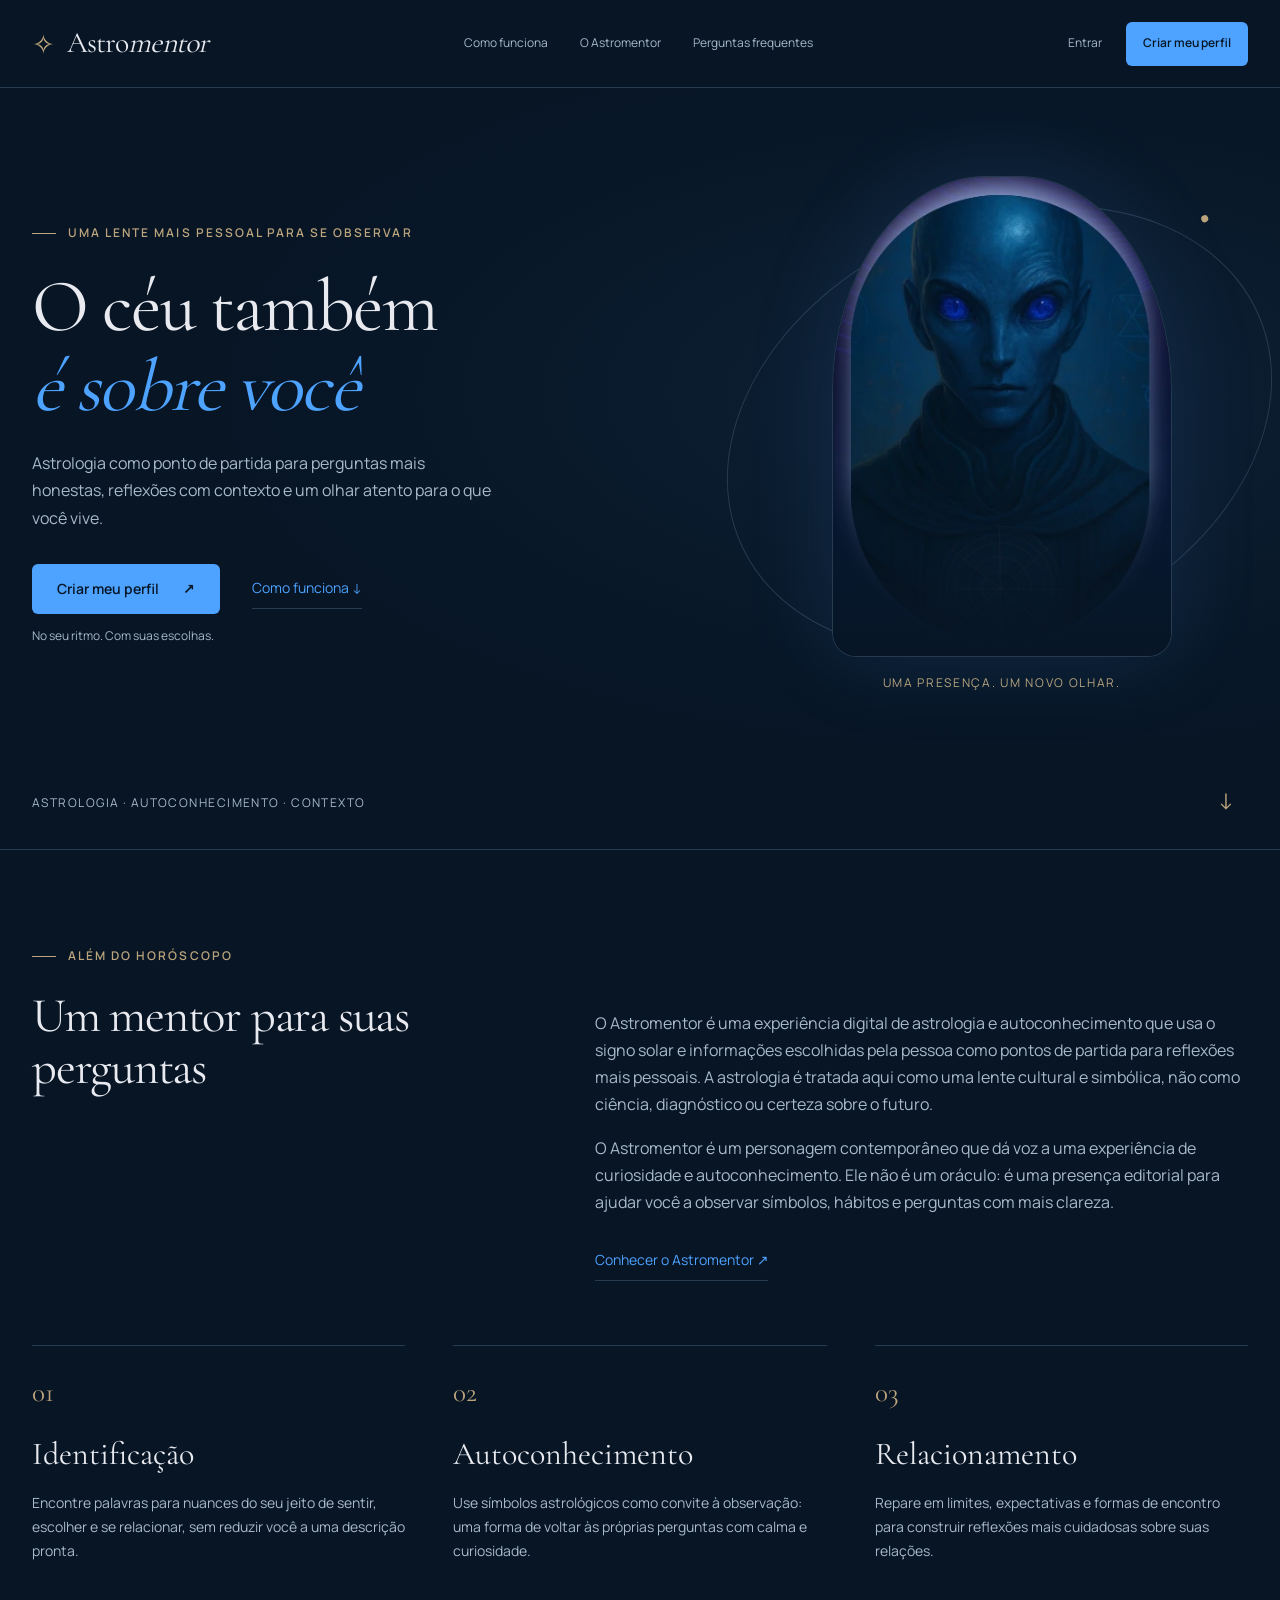
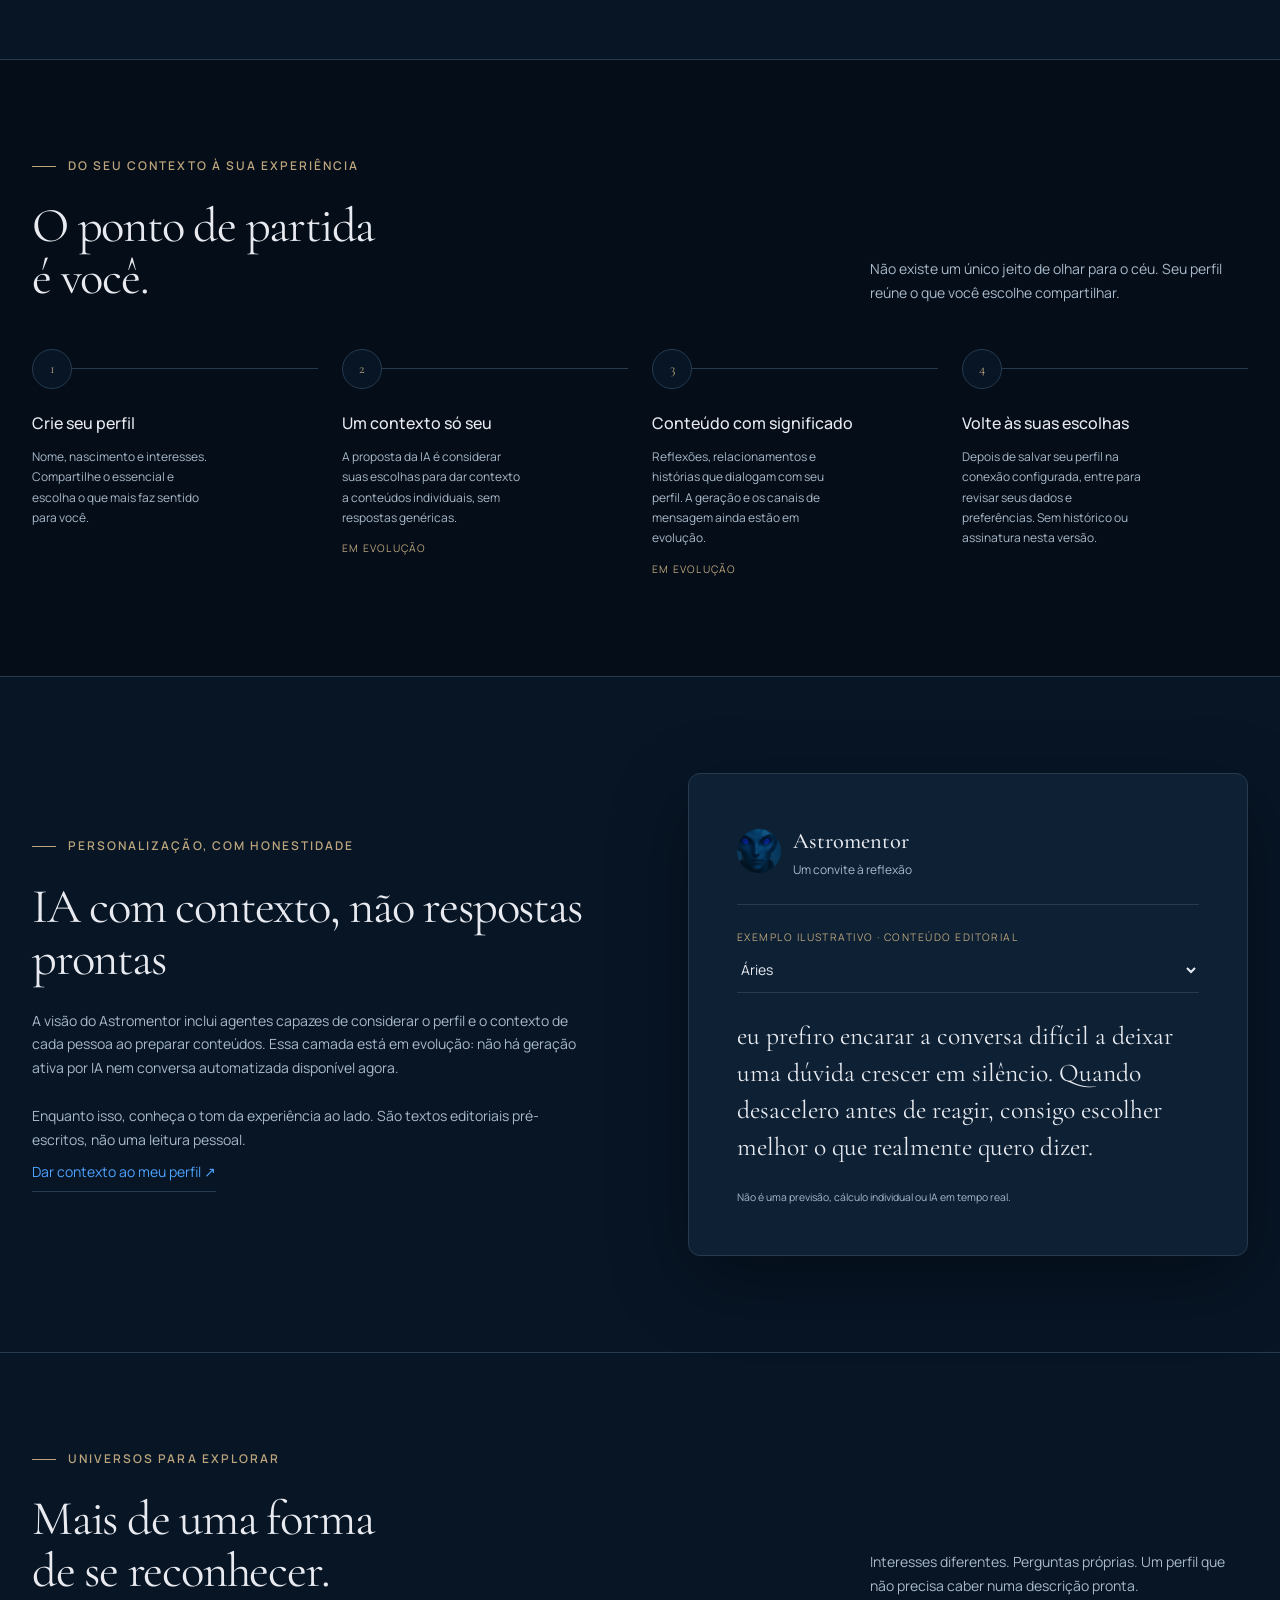
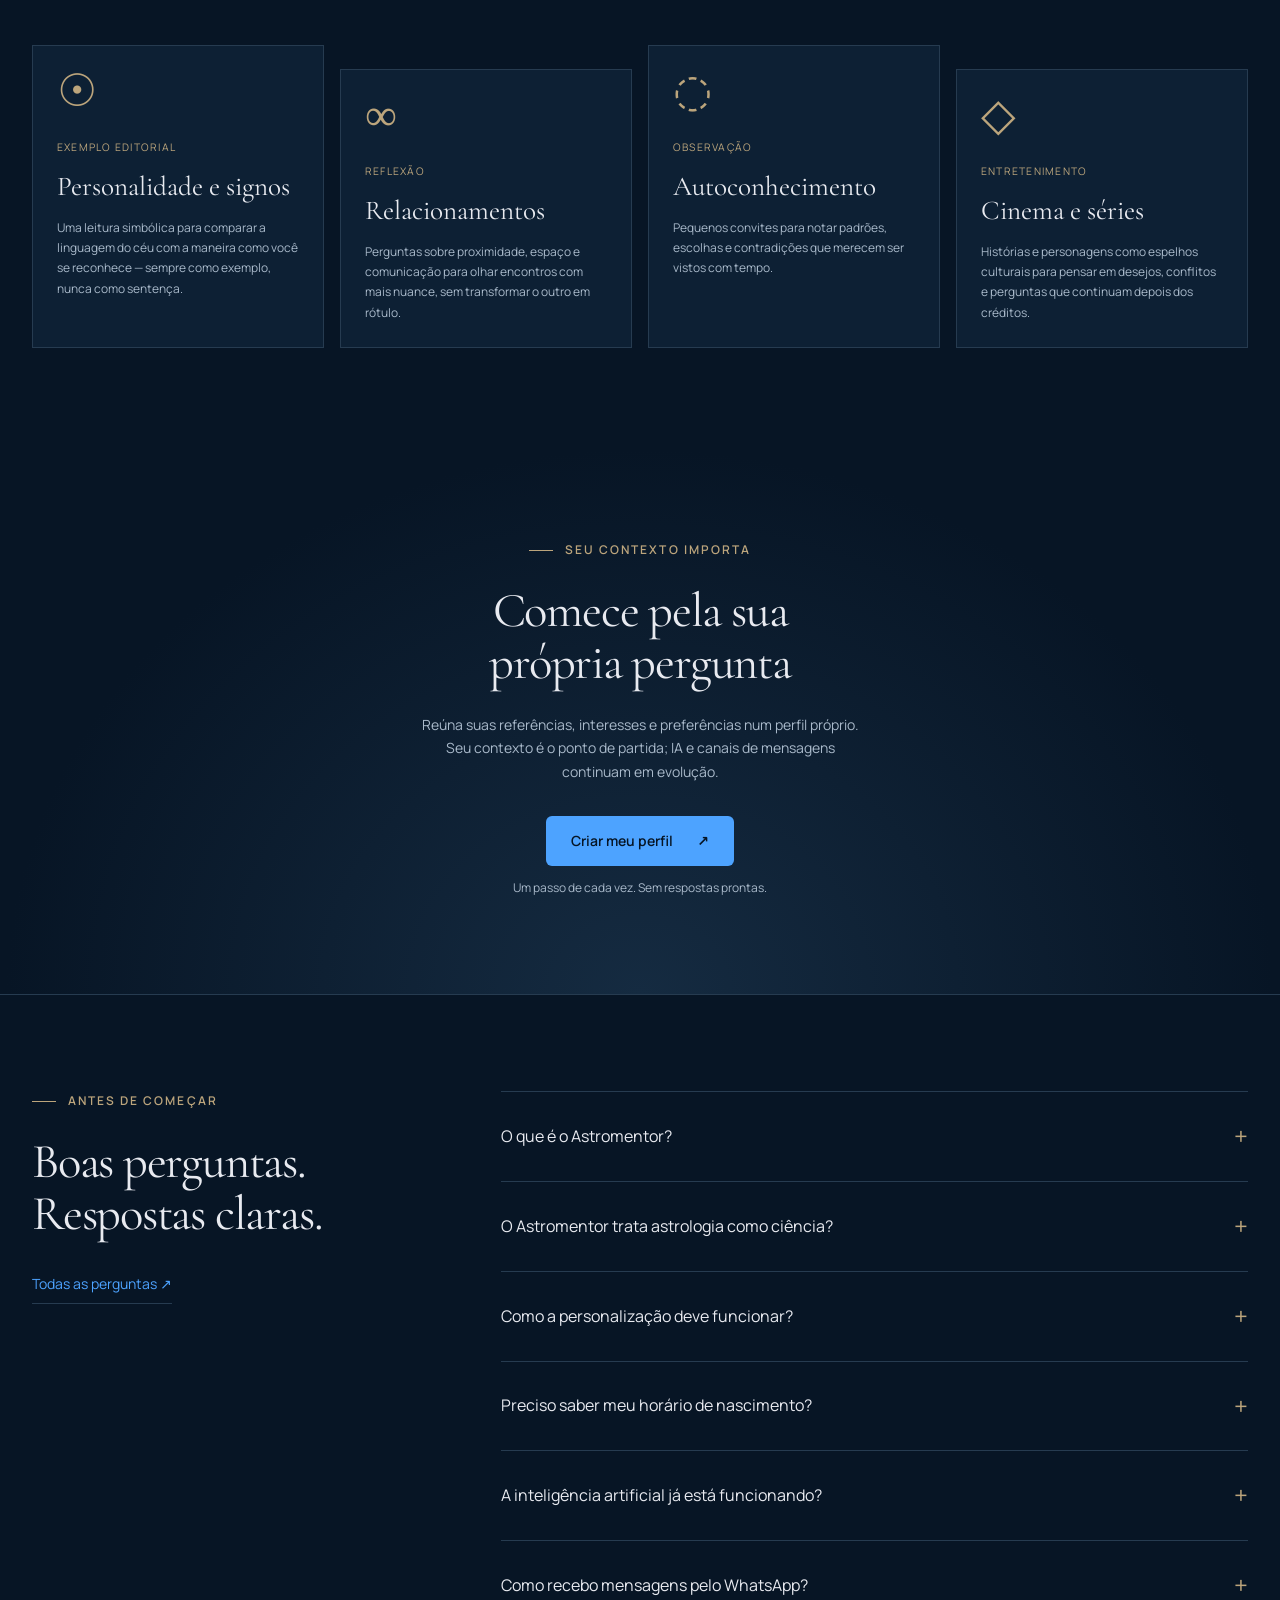
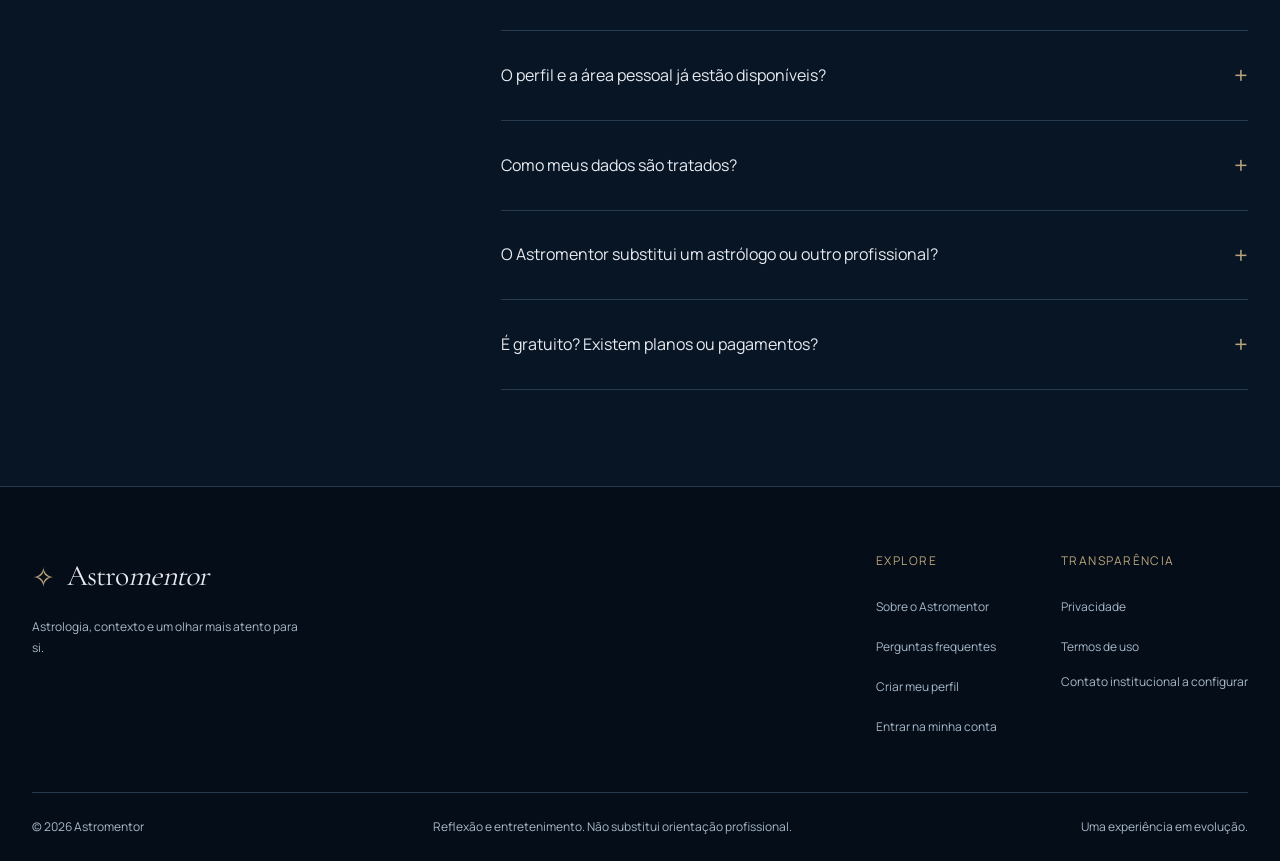
<file: index.html>
<!doctype html>
<html lang="pt-BR"><head><meta charset="utf-8"><meta name="viewport" content="width=device-width, initial-scale=1"><meta name="theme-color" content="#071525"><title>Astromentor — um olhar mais pessoal para o céu</title><meta name="description" content="Astrologia como lente de autoconhecimento. Conheça o Astromentor, explore reflexões ilustrativas e construa um perfil com seu contexto."><meta name="robots" content="index,follow"><meta name="keywords" content="Astromentor, autoconhecimento, astrologia, reflexão, perfil pessoal"><meta property="og:type" content="website"><meta property="og:site_name" content="Astromentor"><meta property="og:locale" content="pt_BR"><meta property="og:title" content="Astromentor — um olhar mais pessoal para o céu"><meta property="og:description" content="Astrologia como lente de autoconhecimento. Conheça o Astromentor, explore reflexões ilustrativas e construa um perfil com seu contexto."><meta name="twitter:card" content="summary"><meta name="twitter:title" content="Astromentor — um olhar mais pessoal para o céu"><meta name="twitter:description" content="Astrologia como lente de autoconhecimento. Conheça o Astromentor, explore reflexões ilustrativas e construa um perfil com seu contexto."><link rel="icon" type="image/png" href="./assets/images/brand-icon.png"><link rel="preload" href="./assets/fonts/manrope.woff2" as="font" type="font/woff2" crossorigin><link rel="stylesheet" href="./assets/css/base.css"><link rel="stylesheet" href="./assets/css/components.css"><link rel="stylesheet" href="./assets/css/pages.css"><script type="application/ld+json">{"@context":"https://schema.org","@type":"WebPage","name":"Astromentor — um olhar mais pessoal para o céu","description":"Astrologia como lente de autoconhecimento. Conheça o Astromentor, explore reflexões ilustrativas e construa um perfil com seu contexto.","inLanguage":"pt-BR"}</script><script type="application/ld+json">{"@context":"https://schema.org","@type":"Organization","name":"Astromentor","description":"O Astromentor é uma experiência digital de astrologia e autoconhecimento que usa o signo solar e informações escolhidas pela pessoa como pontos de partida para reflexões mais pessoais. A astrologia é tratada aqui como uma lente cultural e simbólica, não como ciência, diagnóstico ou certeza sobre o futuro."}</script><script type="application/ld+json">{"@context":"https://schema.org","@type":"WebSite","name":"Astromentor","inLanguage":"pt-BR"}</script><script type="application/ld+json">{"@context":"https://schema.org","@type":"FAQPage","mainEntity":[{"@type":"Question","name":"O que é o Astromentor?","acceptedAnswer":{"@type":"Answer","text":"É uma experiência digital que combina astrologia, linguagem editorial e autoconhecimento. O signo solar e outras informações escolhidas pela pessoa servem como pontos de partida para reflexões, não para determinar quem ela é ou o que vai acontecer."}},{"@type":"Question","name":"O Astromentor trata astrologia como ciência?","acceptedAnswer":{"@type":"Answer","text":"Não. A astrologia é apresentada como uma lente cultural e simbólica para reflexão, sem eficácia científica afirmada, diagnóstico, previsão garantida ou promessa de resultado."}},{"@type":"Question","name":"Como a personalização deve funcionar?","acceptedAnswer":{"@type":"Answer","text":"A proposta é combinar dados de perfil, interesses e preferências informados pela pessoa com uma linha editorial coerente. Essa personalização ainda está em evolução e não deve ser entendida como uma capacidade de IA já ativa."}},{"@type":"Question","name":"Preciso saber meu horário de nascimento?","acceptedAnswer":{"@type":"Answer","text":"Não para indicar o signo solar: a data de nascimento é o ponto de partida desta experiência. O horário é opcional e pode ser deixado em branco; o Astromentor não apresenta aqui um mapa astral completo."}},{"@type":"Question","name":"A inteligência artificial já está funcionando?","acceptedAnswer":{"@type":"Answer","text":"Ainda não há agentes de IA ativos, conversa em tempo real ou textos apresentados como gerados por IA. A IA faz parte da visão do produto e será considerada somente quando a capacidade estiver configurada e puder ser descrita com precisão."}},{"@type":"Question","name":"Como recebo mensagens pelo WhatsApp?","acceptedAnswer":{"@type":"Answer","text":"A integração com WhatsApp ainda não existe, portanto nenhuma mensagem é enviada por esse canal. O campo e o consentimento opcional podem preparar uma futura configuração, sem criar expectativa de entrega agora."}},{"@type":"Question","name":"O perfil e a área pessoal já estão disponíveis?","acceptedAnswer":{"@type":"Answer","text":"Login e perfil persistente só serão reais depois da configuração do Supabase. Quando essa conexão estiver pronta, a área própria poderá permitir acesso aos dados do próprio usuário; histórico de mensagens, planos e pagamentos não estão disponíveis."}},{"@type":"Question","name":"Como meus dados são tratados?","acceptedAnswer":{"@type":"Answer","text":"O formulário pode guardar um rascunho local temporário por até 7 dias, sem senha; uma futura configuração de perfil poderá tratar dados de nascimento, e-mail de autenticação e WhatsApp opcional conforme a finalidade informada. Consulte a política de privacidade, que é um texto-base pendente de revisão jurídica e não promete segurança absoluta."}},{"@type":"Question","name":"O Astromentor substitui um astrólogo ou outro profissional?","acceptedAnswer":{"@type":"Answer","text":"Não. O conteúdo é voltado a reflexão e entretenimento e não substitui astrólogos, médicos, psicólogos, consultores financeiros, advogados ou qualquer profissional habilitado."}},{"@type":"Question","name":"É gratuito? Existem planos ou pagamentos?","acceptedAnswer":{"@type":"Answer","text":"Não há preços, planos ou pagamentos definidos nesta versão. A forma de monetização ainda não foi decidida, então não há promessa de gratuidade permanente nem oferta de assinatura."}}]}</script><script type="module" src="./assets/js/common.js"></script></head><body><a class="skip-link" href="#conteudo">Pular para o conteúdo</a><header class="site-header"><div class="container header-inner"><a class="brand" href="./index.html" aria-label="Astromentor — início"><span class="brand-mark" aria-hidden="true">✧</span><span class="brand-name">Astro<span>mentor</span></span></a><nav class="desktop-nav" aria-label="Navegação principal"><a href="./index.html#como-funciona">Como funciona</a><a href="./sobre.html">O Astromentor</a><a href="./perguntas-frequentes.html">Perguntas frequentes</a></nav><div class="header-actions"><a class="login-link" href="./entrar.html">Entrar</a><a class="btn btn-primary btn-small" href="./criar-perfil.html">Criar meu perfil</a><button class="menu-button" type="button" aria-label="Abrir menu" aria-expanded="false" aria-controls="mobile-menu" data-menu-button>☰</button></div></div></header><div id="mobile-menu" class="mobile-menu" data-mobile-menu hidden><nav aria-label="Menu mobile"><a href="./index.html">Início</a><a href="./index.html#como-funciona">Como funciona</a><a href="./sobre.html">O Astromentor</a><a href="./perguntas-frequentes.html">Perguntas frequentes</a><a href="./entrar.html">Entrar</a><a class="btn btn-primary" href="./criar-perfil.html">Criar meu perfil</a></nav></div><main id="conteudo" tabindex="-1"><section class="hero"><div class="container"><div class="hero-grid"><div class="hero-copy"><span class="eyebrow">Uma lente mais pessoal para se observar</span><h1>O céu também<span class="accent">é sobre você</span></h1><p>Astrologia como ponto de partida para perguntas mais honestas, reflexões com contexto e um olhar atento para o que você vive.</p><div class="hero-actions"><a class="btn btn-primary" href="./criar-perfil.html">Criar meu perfil <span aria-hidden="true">↗</span></a><a class="text-link" href="#como-funciona">Como funciona <span aria-hidden="true">↓</span></a></div><span class="cta-note">No seu ritmo. Com suas escolhas.</span></div><div class="hero-visual"><div class="hero-orbit" aria-hidden="true"></div><div class="art-card hero-art"><img src="./assets/images/astromentor-reference.webp" width="375" height="530" alt="Personagem Astromentor, humanoide de vestimenta azul-marinho e olhos luminosos, em arte de referência." loading="eager" fetchpriority="high"></div><span class="art-caption">Uma presença. Um novo olhar.</span></div></div><div class="hero-bottom"><span>ASTROLOGIA · AUTOCONHECIMENTO · CONTEXTO</span><a href="#o-astromentor" aria-label="Conhecer o Astromentor">↓</a></div></div></section>
<section class="section" id="o-astromentor"><div class="container"><div class="intro-grid reveal"><div class="intro-title"><span class="eyebrow">Além do horóscopo</span><h2>Um mentor para suas perguntas</h2></div><div class="intro-text"><p>O Astromentor é uma experiência digital de astrologia e autoconhecimento que usa o signo solar e informações escolhidas pela pessoa como pontos de partida para reflexões mais pessoais. A astrologia é tratada aqui como uma lente cultural e simbólica, não como ciência, diagnóstico ou certeza sobre o futuro.</p><p>O Astromentor é um personagem contemporâneo que dá voz a uma experiência de curiosidade e autoconhecimento. Ele não é um oráculo: é uma presença editorial para ajudar você a observar símbolos, hábitos e perguntas com mais clareza.</p><a class="text-link" href="./sobre.html">Conhecer o Astromentor <span aria-hidden="true">↗</span></a></div></div><div class="pillar-grid"><article class="pillar reveal"><span class="pillar-number">01</span><h3>Identificação</h3><p>Encontre palavras para nuances do seu jeito de sentir, escolher e se relacionar, sem reduzir você a uma descrição pronta.</p></article><article class="pillar reveal"><span class="pillar-number">02</span><h3>Autoconhecimento</h3><p>Use símbolos astrológicos como convite à observação: uma forma de voltar às próprias perguntas com calma e curiosidade.</p></article><article class="pillar reveal"><span class="pillar-number">03</span><h3>Relacionamento</h3><p>Repare em limites, expectativas e formas de encontro para construir reflexões mais cuidadosas sobre suas relações.</p></article></div></div></section>
<section class="section how-section" id="como-funciona"><div class="container"><div class="section-heading reveal"><div><span class="eyebrow">Do seu contexto à sua experiência</span><h2>O ponto de partida<br>é você.</h2></div><p>Não existe um único jeito de olhar para o céu. Seu perfil reúne o que você escolhe compartilhar.</p></div><div class="steps"><article class="step reveal"><span class="step-number">1</span><h3>Crie seu perfil</h3><p>Nome, nascimento e interesses. Compartilhe o essencial e escolha o que mais faz sentido para você.</p></article><article class="step reveal"><span class="step-number">2</span><h3>Um contexto só seu</h3><p>A proposta da IA é considerar suas escolhas para dar contexto a conteúdos individuais, sem respostas genéricas.</p><span class="future-label">Em evolução</span></article><article class="step reveal"><span class="step-number">3</span><h3>Conteúdo com significado</h3><p>Reflexões, relacionamentos e histórias que dialogam com seu perfil. A geração e os canais de mensagem ainda estão em evolução.</p><span class="future-label">Em evolução</span></article><article class="step reveal"><span class="step-number">4</span><h3>Volte às suas escolhas</h3><p>Depois de salvar seu perfil na conexão configurada, entre para revisar seus dados e preferências. Sem histórico ou assinatura nesta versão.</p></article></div></div></section>
<section class="section"><div class="container demo-grid"><div class="demo-copy reveal"><span class="eyebrow">Personalização, com honestidade</span><h2>IA com contexto, não respostas prontas</h2><p>A visão do Astromentor inclui agentes capazes de considerar o perfil e o contexto de cada pessoa ao preparar conteúdos. Essa camada está em evolução: não há geração ativa por IA nem conversa automatizada disponível agora.</p><p>Enquanto isso, conheça o tom da experiência ao lado. São textos editoriais pré-escritos, não uma leitura pessoal.</p><a class="text-link" href="./criar-perfil.html">Dar contexto ao meu perfil <span aria-hidden="true">↗</span></a></div><div class="demo-card reveal"><div class="demo-top"><img class="demo-avatar" src="./assets/images/brand-icon.png" width="44" height="44" alt="" loading="lazy"><div><strong>Astromentor</strong><small>Um convite à reflexão</small></div></div><p class="demo-label">Exemplo ilustrativo · conteúdo editorial</p><label class="sr-only" for="demo-sign">Ver exemplo de reflexão para o signo</label><select id="demo-sign" data-reflection-select><option>Áries</option><option>Touro</option><option>Gêmeos</option><option>Câncer</option><option>Leão</option><option>Virgem</option><option>Libra</option><option>Escorpião</option><option>Sagitário</option><option>Capricórnio</option><option>Aquário</option><option>Peixes</option></select><blockquote data-reflection-text aria-live="polite">eu prefiro encarar a conversa difícil a deixar uma dúvida crescer em silêncio. Quando desacelero antes de reagir, consigo escolher melhor o que realmente quero dizer.</blockquote><p class="field-help">Não é uma previsão, cálculo individual ou IA em tempo real.</p><template data-reflection-index="0">eu prefiro encarar a conversa difícil a deixar uma dúvida crescer em silêncio. Quando desacelero antes de reagir, consigo escolher melhor o que realmente quero dizer.</template><template data-reflection-index="1">eu gosto de construir confiança no tempo certo, sem transformar estabilidade em imobilidade. Posso mudar de ideia quando percebo que meu conforto já não combina com o que valorizo.</template><template data-reflection-index="2">eu penso em várias direções antes de saber qual pergunta quero fazer. Quando dou espaço para uma ideia amadurecer, minha curiosidade deixa de ser pressa e vira presença.</template><template data-reflection-index="3">eu percebo mudanças de clima nas relações e nem sempre sei onde termina o que sinto e começa o que imagino. Aprendo a nomear minha necessidade antes de esperar que alguém a adivinhe.</template><template data-reflection-index="4">eu gosto de colocar calor no que faço e de ser reconhecido pelo que ofereço. Também estou aprendendo que dividir a cena pode tornar minha presença mais verdadeira, não menor.</template><template data-reflection-index="5">eu noto detalhes que passam despercebidos e tento transformá-los em cuidado. Nem toda imperfeição precisa de uma correção imediata; às vezes, ela só pede espaço para existir.</template><template data-reflection-index="6">eu procuro equilíbrio, mas não quero mais confundir harmonia com silêncio. Posso sustentar uma escolha própria sem fazer dela uma disputa com quem pensa diferente.</template><template data-reflection-index="7">eu não me contento com respostas que passam pela superfície, porque preciso entender o que está por trás delas. Quando confio no tempo da conversa, não preciso transformar toda vulnerabilidade em defesa.</template><template data-reflection-index="8">eu me animo com o que amplia meu mundo e às vezes parto antes de explicar por quê. Aprendo a levar minha liberdade comigo sem tratar compromisso como perda de horizonte.</template><template data-reflection-index="9">eu respeito processos e gosto de saber onde estou pisando antes de avançar. Também posso reconhecer o que já construí sem transformar cada pausa em uma dívida comigo mesmo.</template><template data-reflection-index="10">eu gosto de enxergar possibilidades que ainda não ganharam nome e de questionar o caminho mais óbvio. Para continuar próximo, preciso lembrar que uma ideia também pode ser escutada com afeto.</template><template data-reflection-index="11">eu absorvo atmosferas e histórias com facilidade, como se cada encontro deixasse uma camada em mim. Quando estabeleço um limite, não abandono minha sensibilidade; apenas cuido do lugar onde ela descansa.</template></div></div></section>
<section class="section"><div class="container"><div class="section-heading reveal"><div><span class="eyebrow">Universos para explorar</span><h2>Mais de uma forma<br>de se reconhecer.</h2></div><p>Interesses diferentes. Perguntas próprias. Um perfil que não precisa caber numa descrição pronta.</p></div><div class="editorial-grid"><article class="editorial-card reveal"><span class="card-motif" aria-hidden="true">☉</span><small>Exemplo editorial</small><h3>Personalidade e signos</h3><p>Uma leitura simbólica para comparar a linguagem do céu com a maneira como você se reconhece — sempre como exemplo, nunca como sentença.</p></article><article class="editorial-card reveal"><span class="card-motif" aria-hidden="true">∞</span><small>Reflexão</small><h3>Relacionamentos</h3><p>Perguntas sobre proximidade, espaço e comunicação para olhar encontros com mais nuance, sem transformar o outro em rótulo.</p></article><article class="editorial-card reveal"><span class="card-motif" aria-hidden="true">◌</span><small>Observação</small><h3>Autoconhecimento</h3><p>Pequenos convites para notar padrões, escolhas e contradições que merecem ser vistos com tempo.</p></article><article class="editorial-card reveal"><span class="card-motif" aria-hidden="true">◇</span><small>Entretenimento</small><h3>Cinema e séries</h3><p>Histórias e personagens como espelhos culturais para pensar em desejos, conflitos e perguntas que continuam depois dos créditos.</p></article></div></div></section>
<section class="closing"><div class="container reveal"><span class="eyebrow">Seu contexto importa</span><h2>Comece pela sua própria pergunta</h2><p>Reúna suas referências, interesses e preferências num perfil próprio. Seu contexto é o ponto de partida; IA e canais de mensagens continuam em evolução.</p><a class="btn btn-primary" href="./criar-perfil.html">Criar meu perfil <span aria-hidden="true">↗</span></a><span class="cta-note">Um passo de cada vez. Sem respostas prontas.</span></div></section>
<section class="section"><div class="container home-faq"><div class="reveal"><span class="eyebrow">Antes de começar</span><h2>Boas perguntas.<br>Respostas claras.</h2><a class="text-link" href="./perguntas-frequentes.html">Todas as perguntas <span aria-hidden="true">↗</span></a></div><div class="reveal"><div class="faq-list"><details class="faq-item"><summary>O que é o Astromentor?</summary><p>É uma experiência digital que combina astrologia, linguagem editorial e autoconhecimento. O signo solar e outras informações escolhidas pela pessoa servem como pontos de partida para reflexões, não para determinar quem ela é ou o que vai acontecer.</p></details><details class="faq-item"><summary>O Astromentor trata astrologia como ciência?</summary><p>Não. A astrologia é apresentada como uma lente cultural e simbólica para reflexão, sem eficácia científica afirmada, diagnóstico, previsão garantida ou promessa de resultado.</p></details><details class="faq-item"><summary>Como a personalização deve funcionar?</summary><p>A proposta é combinar dados de perfil, interesses e preferências informados pela pessoa com uma linha editorial coerente. Essa personalização ainda está em evolução e não deve ser entendida como uma capacidade de IA já ativa.</p></details><details class="faq-item"><summary>Preciso saber meu horário de nascimento?</summary><p>Não para indicar o signo solar: a data de nascimento é o ponto de partida desta experiência. O horário é opcional e pode ser deixado em branco; o Astromentor não apresenta aqui um mapa astral completo.</p></details><details class="faq-item"><summary>A inteligência artificial já está funcionando?</summary><p>Ainda não há agentes de IA ativos, conversa em tempo real ou textos apresentados como gerados por IA. A IA faz parte da visão do produto e será considerada somente quando a capacidade estiver configurada e puder ser descrita com precisão.</p></details><details class="faq-item"><summary>Como recebo mensagens pelo WhatsApp?</summary><p>A integração com WhatsApp ainda não existe, portanto nenhuma mensagem é enviada por esse canal. O campo e o consentimento opcional podem preparar uma futura configuração, sem criar expectativa de entrega agora.</p></details><details class="faq-item"><summary>O perfil e a área pessoal já estão disponíveis?</summary><p>Login e perfil persistente só serão reais depois da configuração do Supabase. Quando essa conexão estiver pronta, a área própria poderá permitir acesso aos dados do próprio usuário; histórico de mensagens, planos e pagamentos não estão disponíveis.</p></details><details class="faq-item"><summary>Como meus dados são tratados?</summary><p>O formulário pode guardar um rascunho local temporário por até 7 dias, sem senha; uma futura configuração de perfil poderá tratar dados de nascimento, e-mail de autenticação e WhatsApp opcional conforme a finalidade informada. Consulte a política de privacidade, que é um texto-base pendente de revisão jurídica e não promete segurança absoluta.</p></details><details class="faq-item"><summary>O Astromentor substitui um astrólogo ou outro profissional?</summary><p>Não. O conteúdo é voltado a reflexão e entretenimento e não substitui astrólogos, médicos, psicólogos, consultores financeiros, advogados ou qualquer profissional habilitado.</p></details><details class="faq-item"><summary>É gratuito? Existem planos ou pagamentos?</summary><p>Não há preços, planos ou pagamentos definidos nesta versão. A forma de monetização ainda não foi decidida, então não há promessa de gratuidade permanente nem oferta de assinatura.</p></details></div></div></div></section></main><footer class="site-footer"><div class="container"><div class="footer-top"><div class="footer-brand"><a class="brand" href="./index.html" aria-label="Astromentor — início"><span class="brand-mark" aria-hidden="true">✧</span><span class="brand-name">Astro<span>mentor</span></span></a><p>Astrologia, contexto e um olhar mais atento para si.</p></div><div class="footer-links"><div><span class="footer-label">Explore</span><a href="./sobre.html">Sobre o Astromentor</a><a href="./perguntas-frequentes.html">Perguntas frequentes</a><a href="./criar-perfil.html">Criar meu perfil</a><a href="./entrar.html">Entrar na minha conta</a></div><div><span class="footer-label">Transparência</span><a href="./privacidade.html">Privacidade</a><a href="./termos.html">Termos de uso</a><span class="field-help" data-contact>Contato institucional a configurar</span></div></div></div><div class="footer-bottom"><span>© 2026 Astromentor</span><span>Reflexão e entretenimento. Não substitui orientação profissional.</span><span>Uma experiência em evolução.</span></div></div></footer></body></html>
</file>
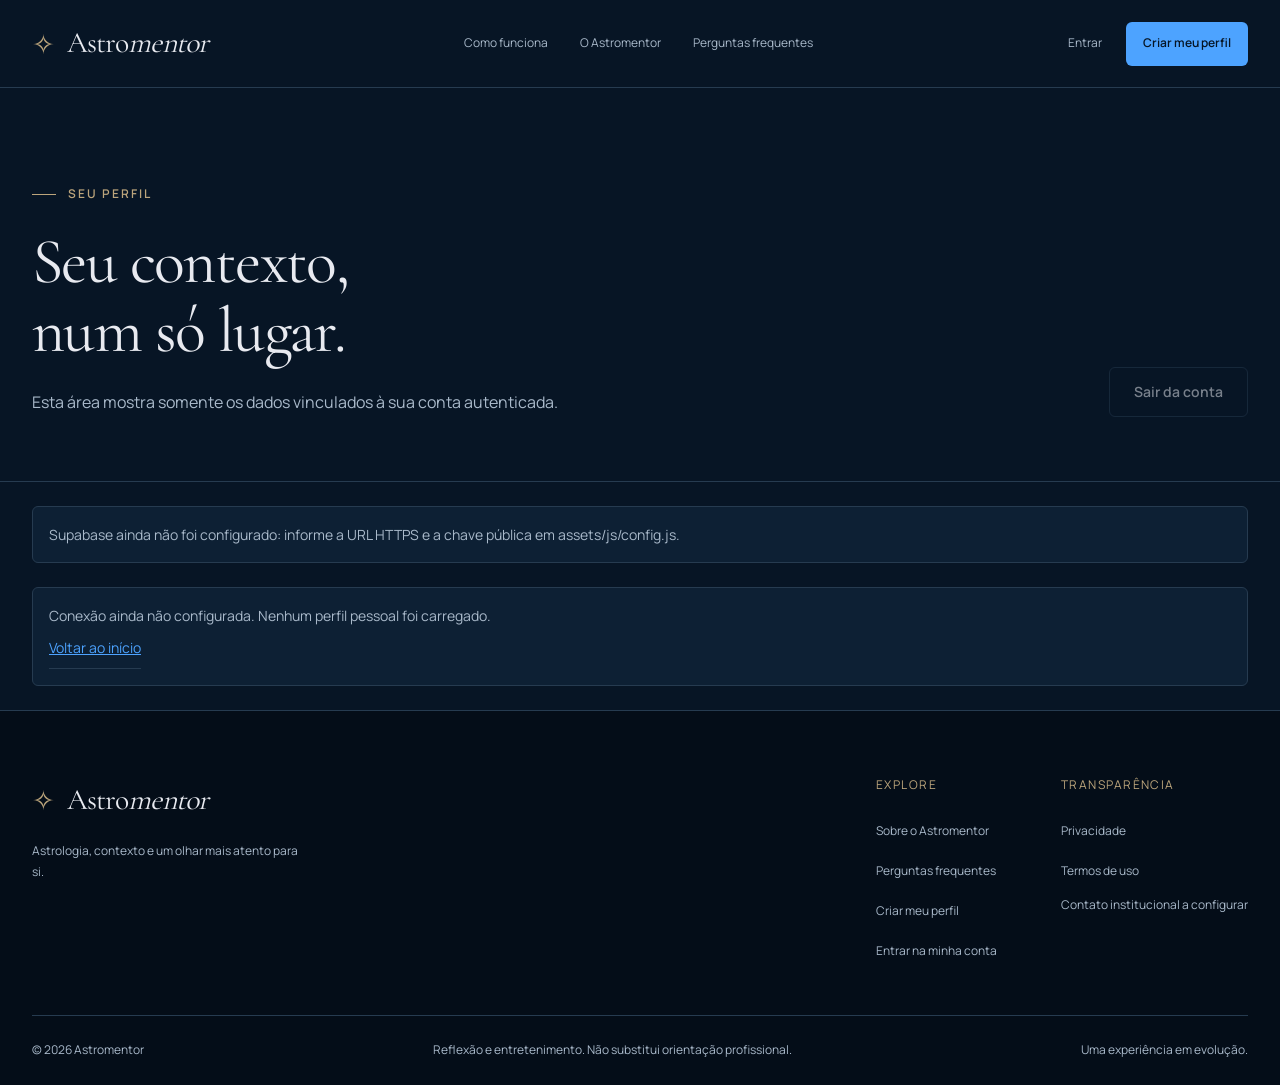
<file: conta.html>
<!doctype html>
<html lang="pt-BR"><head><meta charset="utf-8"><meta name="viewport" content="width=device-width, initial-scale=1"><meta name="theme-color" content="#071525"><title>Minha conta — dados e escolhas no Astromentor</title><meta name="description" content="Consulte e gerencie apenas os dados do seu perfil autenticado. Revise consentimentos, baixe suas informações ou exclua os dados de perfil."><meta name="robots" content="noindex,nofollow"><meta name="keywords" content="Astromentor, autoconhecimento, astrologia, reflexão, perfil pessoal"><meta property="og:type" content="website"><meta property="og:site_name" content="Astromentor"><meta property="og:locale" content="pt_BR"><meta property="og:title" content="Minha conta — dados e escolhas no Astromentor"><meta property="og:description" content="Consulte e gerencie apenas os dados do seu perfil autenticado. Revise consentimentos, baixe suas informações ou exclua os dados de perfil."><meta name="twitter:card" content="summary"><meta name="twitter:title" content="Minha conta — dados e escolhas no Astromentor"><meta name="twitter:description" content="Consulte e gerencie apenas os dados do seu perfil autenticado. Revise consentimentos, baixe suas informações ou exclua os dados de perfil."><link rel="icon" type="image/png" href="./assets/images/brand-icon.png"><link rel="preload" href="./assets/fonts/manrope.woff2" as="font" type="font/woff2" crossorigin><link rel="stylesheet" href="./assets/css/base.css"><link rel="stylesheet" href="./assets/css/components.css"><link rel="stylesheet" href="./assets/css/pages.css"><script type="module" src="./assets/js/common.js"></script><script src="./assets/vendor/supabase.js"></script><script type="module" src="./assets/js/account-ui.js"></script></head><body><a class="skip-link" href="#conteudo">Pular para o conteúdo</a><header class="site-header"><div class="container header-inner"><a class="brand" href="./index.html" aria-label="Astromentor — início"><span class="brand-mark" aria-hidden="true">✧</span><span class="brand-name">Astro<span>mentor</span></span></a><nav class="desktop-nav" aria-label="Navegação principal"><a href="./index.html#como-funciona">Como funciona</a><a href="./sobre.html">O Astromentor</a><a href="./perguntas-frequentes.html">Perguntas frequentes</a></nav><div class="header-actions"><a class="login-link" href="./entrar.html">Entrar</a><a class="btn btn-primary btn-small" href="./criar-perfil.html">Criar meu perfil</a><button class="menu-button" type="button" aria-label="Abrir menu" aria-expanded="false" aria-controls="mobile-menu" data-menu-button>☰</button></div></div></header><div id="mobile-menu" class="mobile-menu" data-mobile-menu hidden><nav aria-label="Menu mobile"><a href="./index.html">Início</a><a href="./index.html#como-funciona">Como funciona</a><a href="./sobre.html">O Astromentor</a><a href="./perguntas-frequentes.html">Perguntas frequentes</a><a href="./entrar.html">Entrar</a><a class="btn btn-primary" href="./criar-perfil.html">Criar meu perfil</a></nav></div><main id="conteudo" tabindex="-1"><section class="page-hero"><div class="container"><div class="account-head"><div><span class="eyebrow">Seu perfil</span><h1 data-account-heading>Seu contexto,<br>num só lugar.</h1><p>Esta área mostra somente os dados vinculados à sua conta autenticada.</p></div><button class="btn btn-secondary" type="button" data-signout>Sair da conta</button></div></div></section><div class="container"><div class="notice" data-config-notice role="status"></div><div class="notice" data-account-notice role="status" aria-live="polite">Verificando seu acesso…</div><div data-account-content class="account-layout" hidden><section class="account-card"><h2>Suas informações</h2><dl class="review-list" data-account-review></dl><div class="account-buttons"><a class="btn btn-primary" href="./criar-perfil.html?editar=1">Editar meu perfil</a><button class="btn btn-secondary" type="button" data-export-profile>Baixar meus dados</button></div></section><aside><section class="account-card"><h2>Suas escolhas</h2><p data-consent-status></p><div class="account-buttons"><button class="btn btn-secondary" type="button" data-revoke-whatsapp>Revogar WhatsApp</button></div><p class="field-help">IA e mensagens por WhatsApp ainda não estão integradas. Revogar impede autorização de envio quando a automação consultar seu perfil.</p></section><section class="account-card" style="margin-top:var(--s5)"><h2>Controle do seu perfil</h2><p>Você pode excluir os dados de perfil. Isso não exclui automaticamente a conta de autenticação no Supabase.</p><button class="btn-text" type="button" data-delete-profile>Excluir meus dados de perfil</button><p class="field-help" data-contact>Para solicitar exclusão da conta Auth, o contato institucional precisa ser configurado pelo responsável.</p></section></aside></div><noscript><p class="notice">Ative JavaScript para verificar a autenticação e acessar seu perfil.</p></noscript></div></main><footer class="site-footer"><div class="container"><div class="footer-top"><div class="footer-brand"><a class="brand" href="./index.html" aria-label="Astromentor — início"><span class="brand-mark" aria-hidden="true">✧</span><span class="brand-name">Astro<span>mentor</span></span></a><p>Astrologia, contexto e um olhar mais atento para si.</p></div><div class="footer-links"><div><span class="footer-label">Explore</span><a href="./sobre.html">Sobre o Astromentor</a><a href="./perguntas-frequentes.html">Perguntas frequentes</a><a href="./criar-perfil.html">Criar meu perfil</a><a href="./entrar.html">Entrar na minha conta</a></div><div><span class="footer-label">Transparência</span><a href="./privacidade.html">Privacidade</a><a href="./termos.html">Termos de uso</a><span class="field-help" data-contact>Contato institucional a configurar</span></div></div></div><div class="footer-bottom"><span>© 2026 Astromentor</span><span>Reflexão e entretenimento. Não substitui orientação profissional.</span><span>Uma experiência em evolução.</span></div></div></footer></body></html>
</file>
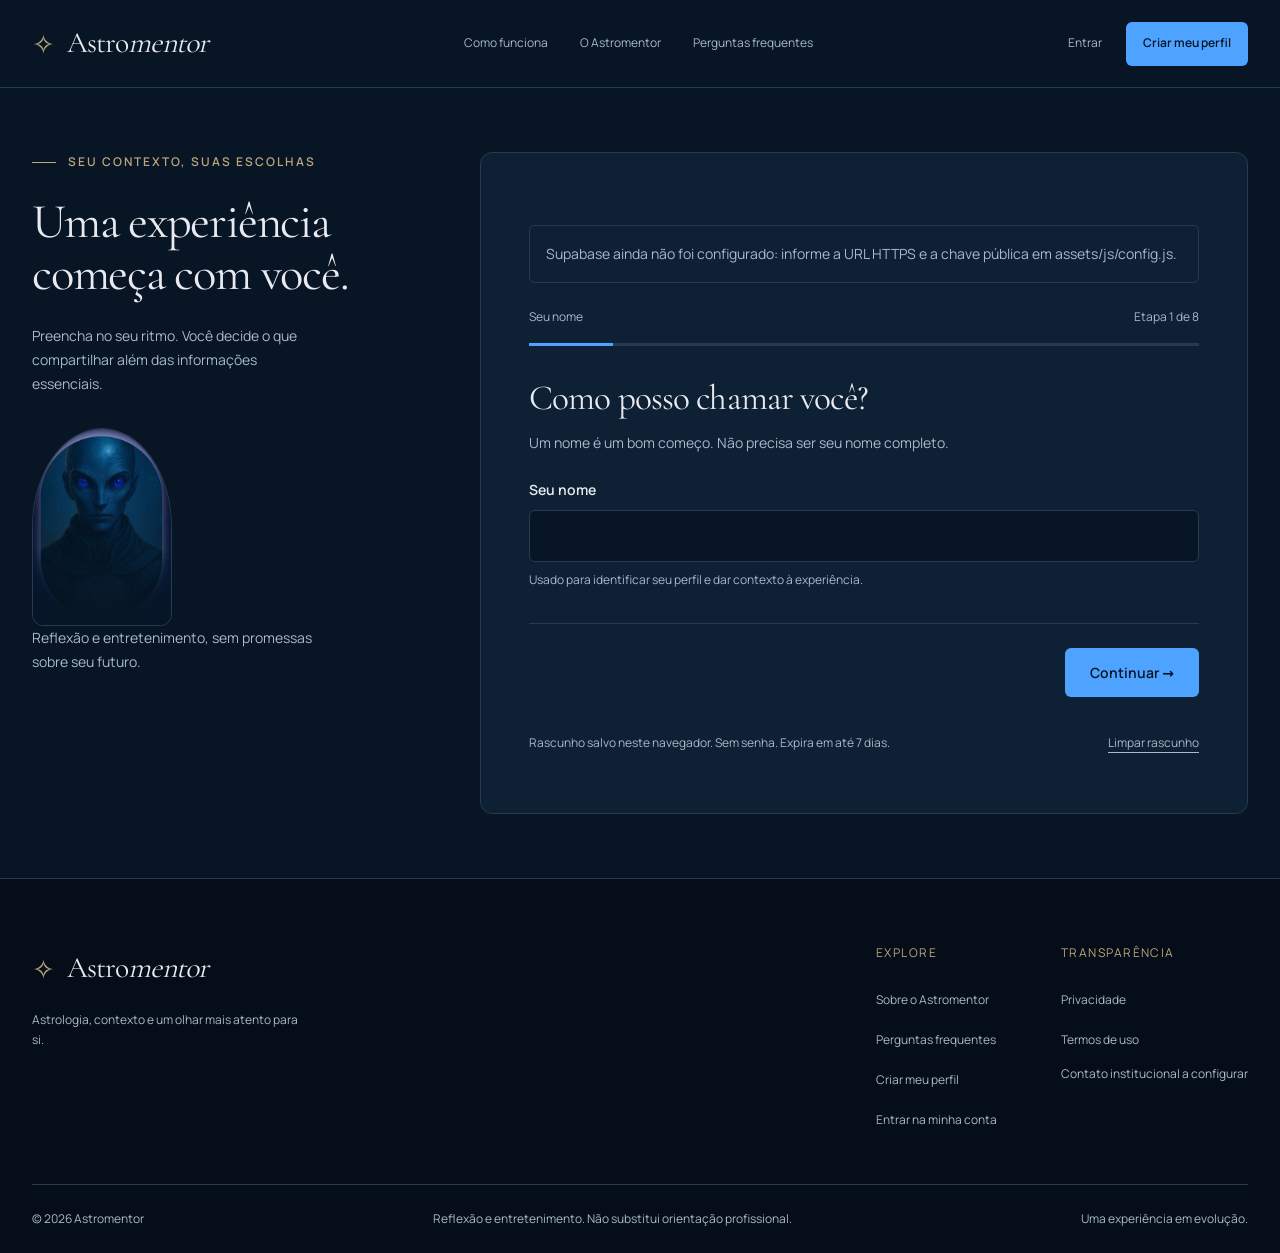
<file: criar-perfil.html>
<!doctype html>
<html lang="pt-BR"><head><meta charset="utf-8"><meta name="viewport" content="width=device-width, initial-scale=1"><meta name="theme-color" content="#071525"><title>Criar meu perfil — seu contexto no Astromentor</title><meta name="description" content="Construa seu perfil em etapas, com interesses, dados de nascimento e preferências. Consentimentos separados e acesso pessoal via Supabase."><meta name="robots" content="noindex,nofollow"><meta name="keywords" content="Astromentor, autoconhecimento, astrologia, reflexão, perfil pessoal"><meta property="og:type" content="website"><meta property="og:site_name" content="Astromentor"><meta property="og:locale" content="pt_BR"><meta property="og:title" content="Criar meu perfil — seu contexto no Astromentor"><meta property="og:description" content="Construa seu perfil em etapas, com interesses, dados de nascimento e preferências. Consentimentos separados e acesso pessoal via Supabase."><meta name="twitter:card" content="summary"><meta name="twitter:title" content="Criar meu perfil — seu contexto no Astromentor"><meta name="twitter:description" content="Construa seu perfil em etapas, com interesses, dados de nascimento e preferências. Consentimentos separados e acesso pessoal via Supabase."><link rel="icon" type="image/png" href="./assets/images/brand-icon.png"><link rel="preload" href="./assets/fonts/manrope.woff2" as="font" type="font/woff2" crossorigin><link rel="stylesheet" href="./assets/css/base.css"><link rel="stylesheet" href="./assets/css/components.css"><link rel="stylesheet" href="./assets/css/pages.css"><script type="module" src="./assets/js/common.js"></script><script src="./assets/vendor/supabase.js"></script><script type="module" src="./assets/js/profile-ui.js"></script></head><body><a class="skip-link" href="#conteudo">Pular para o conteúdo</a><header class="site-header"><div class="container header-inner"><a class="brand" href="./index.html" aria-label="Astromentor — início"><span class="brand-mark" aria-hidden="true">✧</span><span class="brand-name">Astro<span>mentor</span></span></a><nav class="desktop-nav" aria-label="Navegação principal"><a href="./index.html#como-funciona">Como funciona</a><a href="./sobre.html">O Astromentor</a><a href="./perguntas-frequentes.html">Perguntas frequentes</a></nav><div class="header-actions"><a class="login-link" href="./entrar.html">Entrar</a><a class="btn btn-primary btn-small" href="./criar-perfil.html">Criar meu perfil</a><button class="menu-button" type="button" aria-label="Abrir menu" aria-expanded="false" aria-controls="mobile-menu" data-menu-button>☰</button></div></div></header><div id="mobile-menu" class="mobile-menu" data-mobile-menu hidden><nav aria-label="Menu mobile"><a href="./index.html">Início</a><a href="./index.html#como-funciona">Como funciona</a><a href="./sobre.html">O Astromentor</a><a href="./perguntas-frequentes.html">Perguntas frequentes</a><a href="./entrar.html">Entrar</a><a class="btn btn-primary" href="./criar-perfil.html">Criar meu perfil</a></nav></div><main id="conteudo" tabindex="-1"><div class="container profile-layout"><aside class="profile-aside"><span class="eyebrow">Seu contexto, suas escolhas</span><h1>Uma experiência<br>começa com você.</h1><p>Preencha no seu ritmo. Você decide o que compartilhar além das informações essenciais.</p><div class="art-card "><img src="./assets/images/astromentor-reference.webp" width="375" height="530" alt="Personagem Astromentor, humanoide de vestimenta azul-marinho e olhos luminosos, em arte de referência." loading="lazy" ></div><p class="field-help">Reflexão e entretenimento, sem promessas sobre seu futuro.</p></aside><section class="profile-card" aria-label="Criar ou editar perfil"><noscript><div class="notice" data-kind="error">Ative JavaScript para preencher e enviar o perfil com segurança ao Supabase.</div></noscript><div class="notice" data-config-notice role="status"></div><div class="notice" data-form-notice role="status" aria-live="polite"></div><form id="profile-form" novalidate><div data-wizard><div class="progress-top"><span data-step-label>Seu nome</span><span data-step-count>Etapa 1 de 8</span></div><div class="progress-track" role="progressbar" aria-label="Progresso do perfil" aria-valuemin="1" aria-valuemax="8" aria-valuenow="1"><span data-progress></span></div><section class="wizard-step active" data-step="0" ><h2 tabindex="-1">Como posso chamar você?</h2><p>Um nome é um bom começo. Não precisa ser seu nome completo.</p><div class="form-field"><label for="full_name">Seu nome</label><input id="full_name" name="full_name" type="text"  required maxlength="120" autocomplete="name"   aria-describedby="full_name-help full_name-error"><span id="full_name-help" class="field-help">Usado para identificar seu perfil e dar contexto à experiência.</span><span id="full_name-error" class="field-error" aria-live="polite"></span></div></section><section class="wizard-step " data-step="1" hidden><h2 tabindex="-1">Seu primeiro ponto no céu.</h2><p>O lugar e o momento do nascimento são referências simbólicas, não um diagnóstico sobre você.</p><div class="field-grid"><div class="form-field"><label for="birth_date">Data de nascimento</label><input id="birth_date" name="birth_date" type="date"  required maxlength="120"    aria-describedby="birth_date-help birth_date-error"><span id="birth_date-help" class="field-help">Obrigatória para indicar seu signo solar.</span><span id="birth_date-error" class="field-error" aria-live="polite"></span></div><div class="form-field"><label for="birth_time">Horário de nascimento · opcional</label><input id="birth_time" name="birth_time" type="time"   maxlength="120"    aria-describedby="birth_time-help birth_time-error"><span id="birth_time-help" class="field-help">Não saber o horário não impede criar seu perfil.</span><span id="birth_time-error" class="field-error" aria-live="polite"></span></div></div><label class="check-label"><input id="birth_time_unknown" name="birth_time_unknown" type="checkbox" ><span>Não sei meu horário de nascimento</span></label><span id="birth_time_unknown-error" class="field-error" aria-live="polite"></span><div class="form-field"><label for="birth_city">Cidade de nascimento</label><div class="search-row"><input id="birth_city" name="birth_city" required maxlength="120" autocomplete="off" aria-describedby="birth_city-help birth_city-error"><button class="btn btn-secondary btn-small" type="button" data-city-search>Buscar cidade</button></div><span id="birth_city-help" class="field-help">Busca local de cidades frequentes no Brasil. Para demais locais, digite cidade, estado e país manualmente. Nada é enviado ao serviço de busca.</span><span id="birth_city-error" class="field-error" aria-live="polite"></span><div class="city-results" data-city-results aria-live="polite"></div></div><div class="field-grid"><div class="form-field"><label for="birth_state">Estado ou região · opcional</label><input id="birth_state" name="birth_state" type="text"   maxlength="120"    aria-describedby="birth_state-help birth_state-error"><span id="birth_state-help" class="field-help">Ajuda a distinguir cidades com o mesmo nome.</span><span id="birth_state-error" class="field-error" aria-live="polite"></span></div><div class="form-field"><label for="birth_country">País de nascimento</label><input id="birth_country" name="birth_country" type="text"  required maxlength="120"    aria-describedby="birth_country-help birth_country-error"><span id="birth_country-help" class="field-help">Você pode usar a lista ou digitar seu país.</span><span id="birth_country-error" class="field-error" aria-live="polite"></span></div></div><datalist id="countries-list"><option value="Brasil"><option value="Portugal"><option value="Angola"><option value="Moçambique"><option value="Argentina"><option value="Estados Unidos"><option value="Espanha"><option value="França"><option value="Itália"><option value="Alemanha"><option value="Reino Unido"><option value="Japão"><option value="Canadá"><option value="Chile"><option value="Uruguai"><option value="Paraguai"><option value="Cabo Verde"><option value="Guiné-Bissau"><option value="São Tomé e Príncipe"></datalist></section><section class="wizard-step " data-step="2" hidden><h2 tabindex="-1">Um símbolo, não um rótulo.</h2><p>Indicamos o signo solar pelas datas convencionais. Nas datas de transição, o signo pode variar conforme ano e horário. Você pode corrigir abaixo.</p><div class="form-field"><label for="solar_sign">Confirme seu signo solar</label><select id="solar_sign" name="solar_sign"  required aria-describedby="solar_sign-help solar_sign-error"><option value="">Selecione seu signo</option><option value="Áries">Áries</option><option value="Touro">Touro</option><option value="Gêmeos">Gêmeos</option><option value="Câncer">Câncer</option><option value="Leão">Leão</option><option value="Virgem">Virgem</option><option value="Libra">Libra</option><option value="Escorpião">Escorpião</option><option value="Sagitário">Sagitário</option><option value="Capricórnio">Capricórnio</option><option value="Aquário">Aquário</option><option value="Peixes">Peixes</option></select><span id="solar_sign-help" class="field-help">Não calculamos mapa astral ou ascendente nesta versão.</span><span id="solar_sign-error" class="field-error" aria-live="polite"></span></div></section><section class="wizard-step " data-step="3" hidden><h2 tabindex="-1">O que desperta seu olhar?</h2><p>Escolha ao menos um tema que faz sentido no seu momento.</p><fieldset class="wizard-options"><legend>Seus interesses</legend><div class="chips"><label class="chip"><input type="checkbox" name="interests" value="Amor" >Amor</label><label class="chip"><input type="checkbox" name="interests" value="Amizade" >Amizade</label><label class="chip"><input type="checkbox" name="interests" value="Carreira" >Carreira</label><label class="chip"><input type="checkbox" name="interests" value="Autoconhecimento" >Autoconhecimento</label><label class="chip"><input type="checkbox" name="interests" value="Cinema e séries" >Cinema e séries</label><label class="chip"><input type="checkbox" name="interests" value="Criatividade" >Criatividade</label><label class="chip"><input type="checkbox" name="interests" value="Família" >Família</label><label class="chip"><input type="checkbox" name="interests" value="Sonhos" >Sonhos</label></div><span id="interests-error" class="field-error" aria-live="polite"></span></fieldset></section><section class="wizard-step " data-step="4" hidden><h2 tabindex="-1">Cada pessoa tem seu tom.</h2><p>Suas preferências ficam no perfil. IA e envio de mensagens ainda estão em evolução; marcar uma opção não inicia mensagens.</p><div class="form-field"><label for="content_tone">Tom de reflexão</label><select id="content_tone" name="content_tone" data-pref  aria-describedby="content_tone-help content_tone-error"><option value="Reflexivo">Reflexivo</option><option value="Direto">Direto</option><option value="Acolhedor">Acolhedor</option><option value="Motivacional">Motivacional</option></select><span id="content_tone-help" class="field-help"></span><span id="content_tone-error" class="field-error" aria-live="polite"></span></div><fieldset class="wizard-options"><legend>Tipos de conteúdo que interessam a você</legend><div class="chips"><label class="chip"><input type="checkbox" name="content_types" value="Reflexões" data-pref>Reflexões</label><label class="chip"><input type="checkbox" name="content_types" value="Personalidade e signos" data-pref>Personalidade e signos</label><label class="chip"><input type="checkbox" name="content_types" value="Relacionamentos" data-pref>Relacionamentos</label><label class="chip"><input type="checkbox" name="content_types" value="Cinema e séries" data-pref>Cinema e séries</label><label class="chip"><input type="checkbox" name="content_types" value="Sonhos" data-pref>Sonhos</label></div><span id="content_types-error" class="field-error" aria-live="polite"></span></fieldset><label class="check-label"><input id="horoscope_enabled" name="horoscope_enabled" type="checkbox" data-pref><span>Tenho interesse em reflexões diárias inspiradas no signo solar</span></label><span id="horoscope_enabled-error" class="field-error" aria-live="polite"></span><fieldset class="wizard-options"><legend>Focos dessas reflexões · opcional</legend><div class="chips"><label class="chip"><input type="checkbox" name="horoscope_focus" value="Geral" data-pref>Geral</label><label class="chip"><input type="checkbox" name="horoscope_focus" value="Amor" data-pref>Amor</label><label class="chip"><input type="checkbox" name="horoscope_focus" value="Carreira" data-pref>Carreira</label><label class="chip"><input type="checkbox" name="horoscope_focus" value="Amizade" data-pref>Amizade</label><label class="chip"><input type="checkbox" name="horoscope_focus" value="Autoconhecimento" data-pref>Autoconhecimento</label></div><span id="horoscope_focus-error" class="field-error" aria-live="polite"></span></fieldset><div class="form-field"><label for="dream_style">Leitura simbólica de sonhos · opcional</label><select id="dream_style" name="dream_style" data-pref  aria-describedby="dream_style-help dream_style-error"><option value="">Sem preferência</option><option value="Simbólica">Simbólica</option><option value="Psicológica">Psicológica</option><option value="Mista">Mista</option></select><span id="dream_style-help" class="field-help">Apenas uma preferência editorial, sem interpretação ou avaliação clínica.</span><span id="dream_style-error" class="field-error" aria-live="polite"></span></div><label class="check-label"><input id="movies_enabled" name="movies_enabled" type="checkbox" data-pref><span>Tenho interesse em indicações de filmes e séries</span></label><span id="movies_enabled-error" class="field-error" aria-live="polite"></span><details class="optional-detail"><summary>Refinar preferências de cinema e séries · opcional</summary><fieldset class="wizard-options"><legend>Gêneros de filmes que você gosta</legend><div class="chips"><label class="chip"><input type="checkbox" name="movie_genres" value="Ação" data-pref>Ação</label><label class="chip"><input type="checkbox" name="movie_genres" value="Comédia" data-pref>Comédia</label><label class="chip"><input type="checkbox" name="movie_genres" value="Drama" data-pref>Drama</label><label class="chip"><input type="checkbox" name="movie_genres" value="Ficção científica" data-pref>Ficção científica</label><label class="chip"><input type="checkbox" name="movie_genres" value="Fantasia" data-pref>Fantasia</label><label class="chip"><input type="checkbox" name="movie_genres" value="Suspense" data-pref>Suspense</label><label class="chip"><input type="checkbox" name="movie_genres" value="Animação" data-pref>Animação</label><label class="chip"><input type="checkbox" name="movie_genres" value="Documentário" data-pref>Documentário</label><label class="chip"><input type="checkbox" name="movie_genres" value="Romance" data-pref>Romance</label></div><span id="movie_genres-error" class="field-error" aria-live="polite"></span></fieldset><fieldset class="wizard-options"><legend>Gêneros de séries que você gosta</legend><div class="chips"><label class="chip"><input type="checkbox" name="series_genres" value="Ação" data-pref>Ação</label><label class="chip"><input type="checkbox" name="series_genres" value="Comédia" data-pref>Comédia</label><label class="chip"><input type="checkbox" name="series_genres" value="Drama" data-pref>Drama</label><label class="chip"><input type="checkbox" name="series_genres" value="Ficção científica" data-pref>Ficção científica</label><label class="chip"><input type="checkbox" name="series_genres" value="Fantasia" data-pref>Fantasia</label><label class="chip"><input type="checkbox" name="series_genres" value="Suspense" data-pref>Suspense</label><label class="chip"><input type="checkbox" name="series_genres" value="Animação" data-pref>Animação</label><label class="chip"><input type="checkbox" name="series_genres" value="Documentário" data-pref>Documentário</label><label class="chip"><input type="checkbox" name="series_genres" value="Romance" data-pref>Romance</label></div><span id="series_genres-error" class="field-error" aria-live="polite"></span></fieldset><div class="form-field"><label for="movie_dislikes">Gêneros de filmes que prefere evitar</label><input id="movie_dislikes" name="movie_dislikes" type="text" data-pref  maxlength="500"    aria-describedby="movie_dislikes-help movie_dislikes-error"><span id="movie_dislikes-help" class="field-help"></span><span id="movie_dislikes-error" class="field-error" aria-live="polite"></span></div><div class="form-field"><label for="series_dislikes">Gêneros de séries que prefere evitar</label><input id="series_dislikes" name="series_dislikes" type="text" data-pref  maxlength="500"    aria-describedby="series_dislikes-help series_dislikes-error"><span id="series_dislikes-help" class="field-help"></span><span id="series_dislikes-error" class="field-error" aria-live="polite"></span></div><div class="form-field"><label for="favorite_movies">Filmes de que você gostou</label><textarea id="favorite_movies" name="favorite_movies" data-pref maxlength="1000" aria-describedby="favorite_movies-help favorite_movies-error"></textarea><span id="favorite_movies-help" class="field-help">Títulos ou tipos de história. Compartilhe só o que quiser.</span><span id="favorite_movies-error" class="field-error" aria-live="polite"></span></div><div class="form-field"><label for="favorite_series">Séries de que você gostou</label><textarea id="favorite_series" name="favorite_series" data-pref maxlength="1000" aria-describedby="favorite_series-help favorite_series-error"></textarea><span id="favorite_series-help" class="field-help">Podem ser poucas referências, no seu ritmo.</span><span id="favorite_series-error" class="field-error" aria-live="polite"></span></div><div class="form-field"><label for="disliked_movies">Filmes de que você não gostou</label><input id="disliked_movies" name="disliked_movies" type="text" data-pref  maxlength="1000"    aria-describedby="disliked_movies-help disliked_movies-error"><span id="disliked_movies-help" class="field-help"></span><span id="disliked_movies-error" class="field-error" aria-live="polite"></span></div><div class="form-field"><label for="disliked_series">Séries de que você não gostou</label><input id="disliked_series" name="disliked_series" type="text" data-pref  maxlength="1000"    aria-describedby="disliked_series-help disliked_series-error"><span id="disliked_series-help" class="field-help"></span><span id="disliked_series-error" class="field-error" aria-live="polite"></span></div></details></section><section class="wizard-step " data-step="5" hidden><h2 tabindex="-1">O que mais faz parte de você?</h2><p>Este contexto é opcional. Evite compartilhar dados sensíveis, informações de saúde, documentos ou dados de outras pessoas.</p><div class="form-field"><label for="morning_mood">Como costuma começar seu dia?</label><select id="morning_mood" name="morning_mood" data-pref  aria-describedby="morning_mood-help morning_mood-error"><option value="">Prefiro não informar</option><option value="Tranquilo">Tranquilo</option><option value="Animado">Animado</option><option value="Cansado">Cansado</option><option value="Estressado">Estressado</option><option value="Varia bastante">Varia bastante</option></select><span id="morning_mood-help" class="field-help"></span><span id="morning_mood-error" class="field-error" aria-live="polite"></span></div><div class="form-field"><label for="routine">Algum hábito que gostaria de compartilhar?</label><textarea id="routine" name="routine" data-pref maxlength="1000" aria-describedby="routine-help routine-error"></textarea><span id="routine-help" class="field-help">Opcional. Serve apenas como contexto para suas preferências.</span><span id="routine-error" class="field-error" aria-live="polite"></span></div><div class="form-field"><label for="additional_info">Algo que o Astromentor deveria saber?</label><textarea id="additional_info" name="additional_info"  maxlength="2000" aria-describedby="additional_info-help additional_info-error"></textarea><span id="additional_info-help" class="field-help">Opcional. Conte somente o que se sente confortável em guardar no perfil.</span><span id="additional_info-error" class="field-error" aria-live="polite"></span></div></section><section class="wizard-step " data-step="6" hidden><h2 tabindex="-1">Seu perfil, seu acesso.</h2><p>O e-mail permite confirmar, acessar e recuperar sua conta. A senha é enviada somente ao Supabase Auth e nunca entra no rascunho.</p><div data-auth-fields><div class="form-field"><label for="email">Seu e-mail</label><input id="email" name="email" type="email"  required maxlength="254" autocomplete="email" inputmode="email"  aria-describedby="email-help email-error"><span id="email-help" class="field-help"></span><span id="email-error" class="field-error" aria-live="polite"></span></div><div class="field-grid"><div class="form-field"><label for="password">Crie uma senha</label><input id="password" name="password" type="password"  required maxlength="128" autocomplete="new-password"   aria-describedby="password-help password-error"><span id="password-help" class="field-help">Pelo menos 8 caracteres. Use uma senha exclusiva.</span><span id="password-error" class="field-error" aria-live="polite"></span></div><div class="form-field"><label for="repeat_password">Repita a senha</label><input id="repeat_password" name="repeat_password" type="password"  required maxlength="128" autocomplete="new-password"   aria-describedby="repeat_password-help repeat_password-error"><span id="repeat_password-help" class="field-help"></span><span id="repeat_password-error" class="field-error" aria-live="polite"></span></div></div><p class="field-help" style="margin-top:var(--s4)">Já tem conta? <a class="text-link" href="./entrar.html?retomar=1">Entre para retomar o perfil</a>.</p></div><div class="notice" data-auth-user hidden></div><label class="check-label"><input id="whatsapp_consent" name="whatsapp_consent" type="checkbox" ><span>Quero autorizar o uso do meu número para futuras mensagens por WhatsApp. Opcional, separado do uso do perfil. A integração ainda não está disponível.</span></label><span id="whatsapp_consent-error" class="field-error" aria-live="polite"></span><div data-whatsapp-field hidden><div class="form-field"><label for="whatsapp">WhatsApp com código do país · opcional</label><input id="whatsapp" name="whatsapp" type="tel"   maxlength="30" autocomplete="tel" inputmode="tel" placeholder="+55 11 99999-9999" aria-describedby="whatsapp-help whatsapp-error"><span id="whatsapp-help" class="field-help">Só será usado se o canal estiver configurado e seu consentimento continuar ativo.</span><span id="whatsapp-error" class="field-error" aria-live="polite"></span></div></div></section><section class="wizard-step " data-step="7" hidden><h2 tabindex="-1">Um último olhar antes de salvar.</h2><p>Confira seu resumo. Você pode voltar para ajustar qualquer informação.</p><dl class="review-list" data-review></dl><label class="check-label"><input id="privacy_consent" name="privacy_consent" type="checkbox" ><span>Li os <a href="./termos.html" target="_blank" rel="noopener">Termos de uso</a> e a <a href="./privacidade.html" target="_blank" rel="noopener">Política de privacidade</a> e consinto com o tratamento dos dados para criar, acessar e personalizar meu perfil. Os textos-base estão sujeitos à revisão jurídica do responsável.</span></label><span id="privacy_consent-error" class="field-error" aria-live="polite"></span><p class="field-help">Nenhuma opção de WhatsApp é obrigatória. Salvar o perfil não ativa IA, mensagens ou assinatura.</p></section><div class="honeypot" aria-hidden="true"><label for="website">Deixe vazio</label><input id="website" name="website" tabindex="-1" autocomplete="off"></div><div class="wizard-controls"><button class="btn btn-secondary" type="button" data-back hidden>← Voltar</button><button class="btn btn-primary" type="submit" data-next>Continuar <span aria-hidden="true">→</span></button></div><div class="draft-actions"><span data-draft-status>Rascunho neste navegador por até 7 dias. Sem senha.</span><button class="btn-text" type="button" data-clear-draft>Limpar rascunho</button></div></div><div class="success-panel" data-success hidden></div></form></section></div></main><footer class="site-footer"><div class="container"><div class="footer-top"><div class="footer-brand"><a class="brand" href="./index.html" aria-label="Astromentor — início"><span class="brand-mark" aria-hidden="true">✧</span><span class="brand-name">Astro<span>mentor</span></span></a><p>Astrologia, contexto e um olhar mais atento para si.</p></div><div class="footer-links"><div><span class="footer-label">Explore</span><a href="./sobre.html">Sobre o Astromentor</a><a href="./perguntas-frequentes.html">Perguntas frequentes</a><a href="./criar-perfil.html">Criar meu perfil</a><a href="./entrar.html">Entrar na minha conta</a></div><div><span class="footer-label">Transparência</span><a href="./privacidade.html">Privacidade</a><a href="./termos.html">Termos de uso</a><span class="field-help" data-contact>Contato institucional a configurar</span></div></div></div><div class="footer-bottom"><span>© 2026 Astromentor</span><span>Reflexão e entretenimento. Não substitui orientação profissional.</span><span>Uma experiência em evolução.</span></div></div></footer></body></html>
</file>
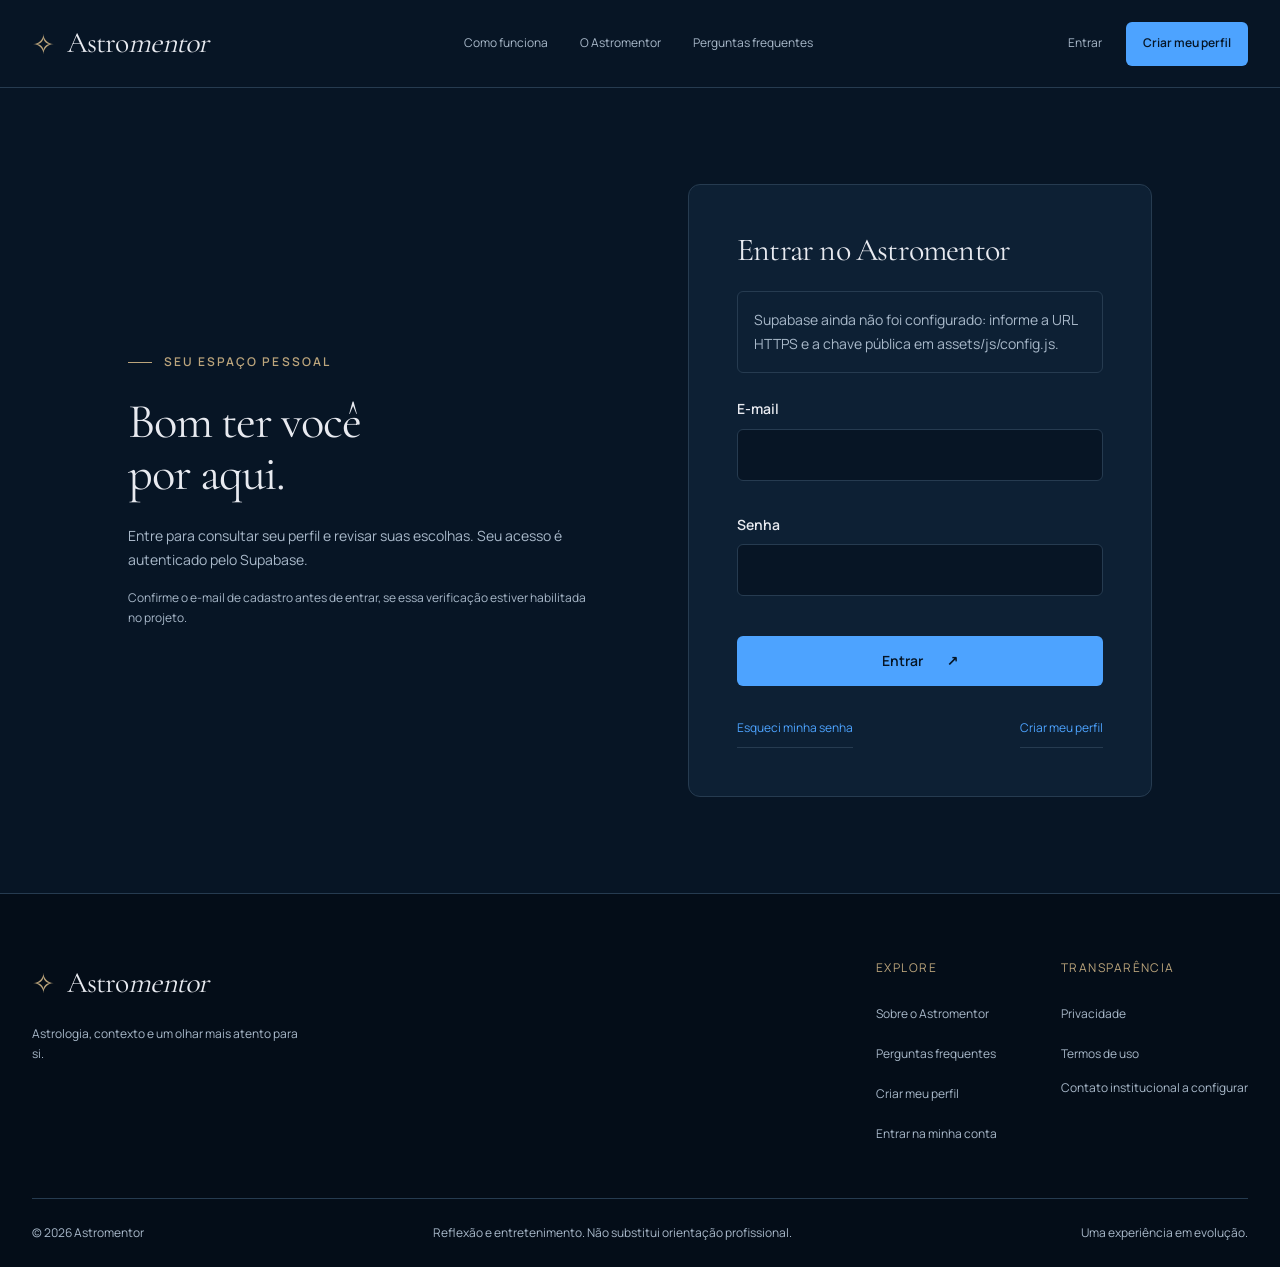
<file: entrar.html>
<!doctype html>
<html lang="pt-BR"><head><meta charset="utf-8"><meta name="viewport" content="width=device-width, initial-scale=1"><meta name="theme-color" content="#071525"><title>Entrar — acesse seu perfil no Astromentor</title><meta name="description" content="Acesse seus próprios dados e preferências do Astromentor com e-mail e senha. Autenticação realizada no seu projeto Supabase."><meta name="robots" content="noindex,nofollow"><meta name="keywords" content="Astromentor, autoconhecimento, astrologia, reflexão, perfil pessoal"><meta property="og:type" content="website"><meta property="og:site_name" content="Astromentor"><meta property="og:locale" content="pt_BR"><meta property="og:title" content="Entrar — acesse seu perfil no Astromentor"><meta property="og:description" content="Acesse seus próprios dados e preferências do Astromentor com e-mail e senha. Autenticação realizada no seu projeto Supabase."><meta name="twitter:card" content="summary"><meta name="twitter:title" content="Entrar — acesse seu perfil no Astromentor"><meta name="twitter:description" content="Acesse seus próprios dados e preferências do Astromentor com e-mail e senha. Autenticação realizada no seu projeto Supabase."><link rel="icon" type="image/png" href="./assets/images/brand-icon.png"><link rel="preload" href="./assets/fonts/manrope.woff2" as="font" type="font/woff2" crossorigin><link rel="stylesheet" href="./assets/css/base.css"><link rel="stylesheet" href="./assets/css/components.css"><link rel="stylesheet" href="./assets/css/pages.css"><script type="module" src="./assets/js/common.js"></script><script src="./assets/vendor/supabase.js"></script><script type="module" src="./assets/js/auth-ui.js"></script></head><body><a class="skip-link" href="#conteudo">Pular para o conteúdo</a><header class="site-header"><div class="container header-inner"><a class="brand" href="./index.html" aria-label="Astromentor — início"><span class="brand-mark" aria-hidden="true">✧</span><span class="brand-name">Astro<span>mentor</span></span></a><nav class="desktop-nav" aria-label="Navegação principal"><a href="./index.html#como-funciona">Como funciona</a><a href="./sobre.html">O Astromentor</a><a href="./perguntas-frequentes.html">Perguntas frequentes</a></nav><div class="header-actions"><a class="login-link" href="./entrar.html">Entrar</a><a class="btn btn-primary btn-small" href="./criar-perfil.html">Criar meu perfil</a><button class="menu-button" type="button" aria-label="Abrir menu" aria-expanded="false" aria-controls="mobile-menu" data-menu-button>☰</button></div></div></header><div id="mobile-menu" class="mobile-menu" data-mobile-menu hidden><nav aria-label="Menu mobile"><a href="./index.html">Início</a><a href="./index.html#como-funciona">Como funciona</a><a href="./sobre.html">O Astromentor</a><a href="./perguntas-frequentes.html">Perguntas frequentes</a><a href="./entrar.html">Entrar</a><a class="btn btn-primary" href="./criar-perfil.html">Criar meu perfil</a></nav></div><main id="conteudo" tabindex="-1"><div class="container auth-layout"><div class="auth-copy"><span class="eyebrow">Seu espaço pessoal</span><h1>Bom ter você<br>por aqui.</h1><p>Entre para consultar seu perfil e revisar suas escolhas. Seu acesso é autenticado pelo Supabase.</p><p class="field-help">Confirme o e-mail de cadastro antes de entrar, se essa verificação estiver habilitada no projeto.</p></div><section class="auth-card" aria-label="Entrar"><h2>Entrar no Astromentor</h2><div class="notice" data-config-notice role="status"></div><div class="notice" data-auth-notice role="status" aria-live="polite"></div><noscript><p class="notice">Ative JavaScript para entrar com segurança.</p></noscript><form id="login-form" novalidate><div class="form-field"><label for="login_email">E-mail</label><input id="login_email" name="login_email" type="email"  required maxlength="254" autocomplete="email" inputmode="email"  aria-describedby="login_email-help login_email-error"><span id="login_email-help" class="field-help"></span><span id="login_email-error" class="field-error" aria-live="polite"></span></div><div class="form-field"><label for="login_password">Senha</label><input id="login_password" name="login_password" type="password"  required maxlength="128" autocomplete="current-password"   aria-describedby="login_password-help login_password-error"><span id="login_password-help" class="field-help"></span><span id="login_password-error" class="field-error" aria-live="polite"></span></div><button class="btn btn-primary" type="submit">Entrar <span aria-hidden="true">↗</span></button></form><div class="auth-links"><a class="text-link" href="./recuperar-senha.html">Esqueci minha senha</a><a class="text-link" href="./criar-perfil.html">Criar meu perfil</a></div></section></div></main><footer class="site-footer"><div class="container"><div class="footer-top"><div class="footer-brand"><a class="brand" href="./index.html" aria-label="Astromentor — início"><span class="brand-mark" aria-hidden="true">✧</span><span class="brand-name">Astro<span>mentor</span></span></a><p>Astrologia, contexto e um olhar mais atento para si.</p></div><div class="footer-links"><div><span class="footer-label">Explore</span><a href="./sobre.html">Sobre o Astromentor</a><a href="./perguntas-frequentes.html">Perguntas frequentes</a><a href="./criar-perfil.html">Criar meu perfil</a><a href="./entrar.html">Entrar na minha conta</a></div><div><span class="footer-label">Transparência</span><a href="./privacidade.html">Privacidade</a><a href="./termos.html">Termos de uso</a><span class="field-help" data-contact>Contato institucional a configurar</span></div></div></div><div class="footer-bottom"><span>© 2026 Astromentor</span><span>Reflexão e entretenimento. Não substitui orientação profissional.</span><span>Uma experiência em evolução.</span></div></div></footer></body></html>
</file>
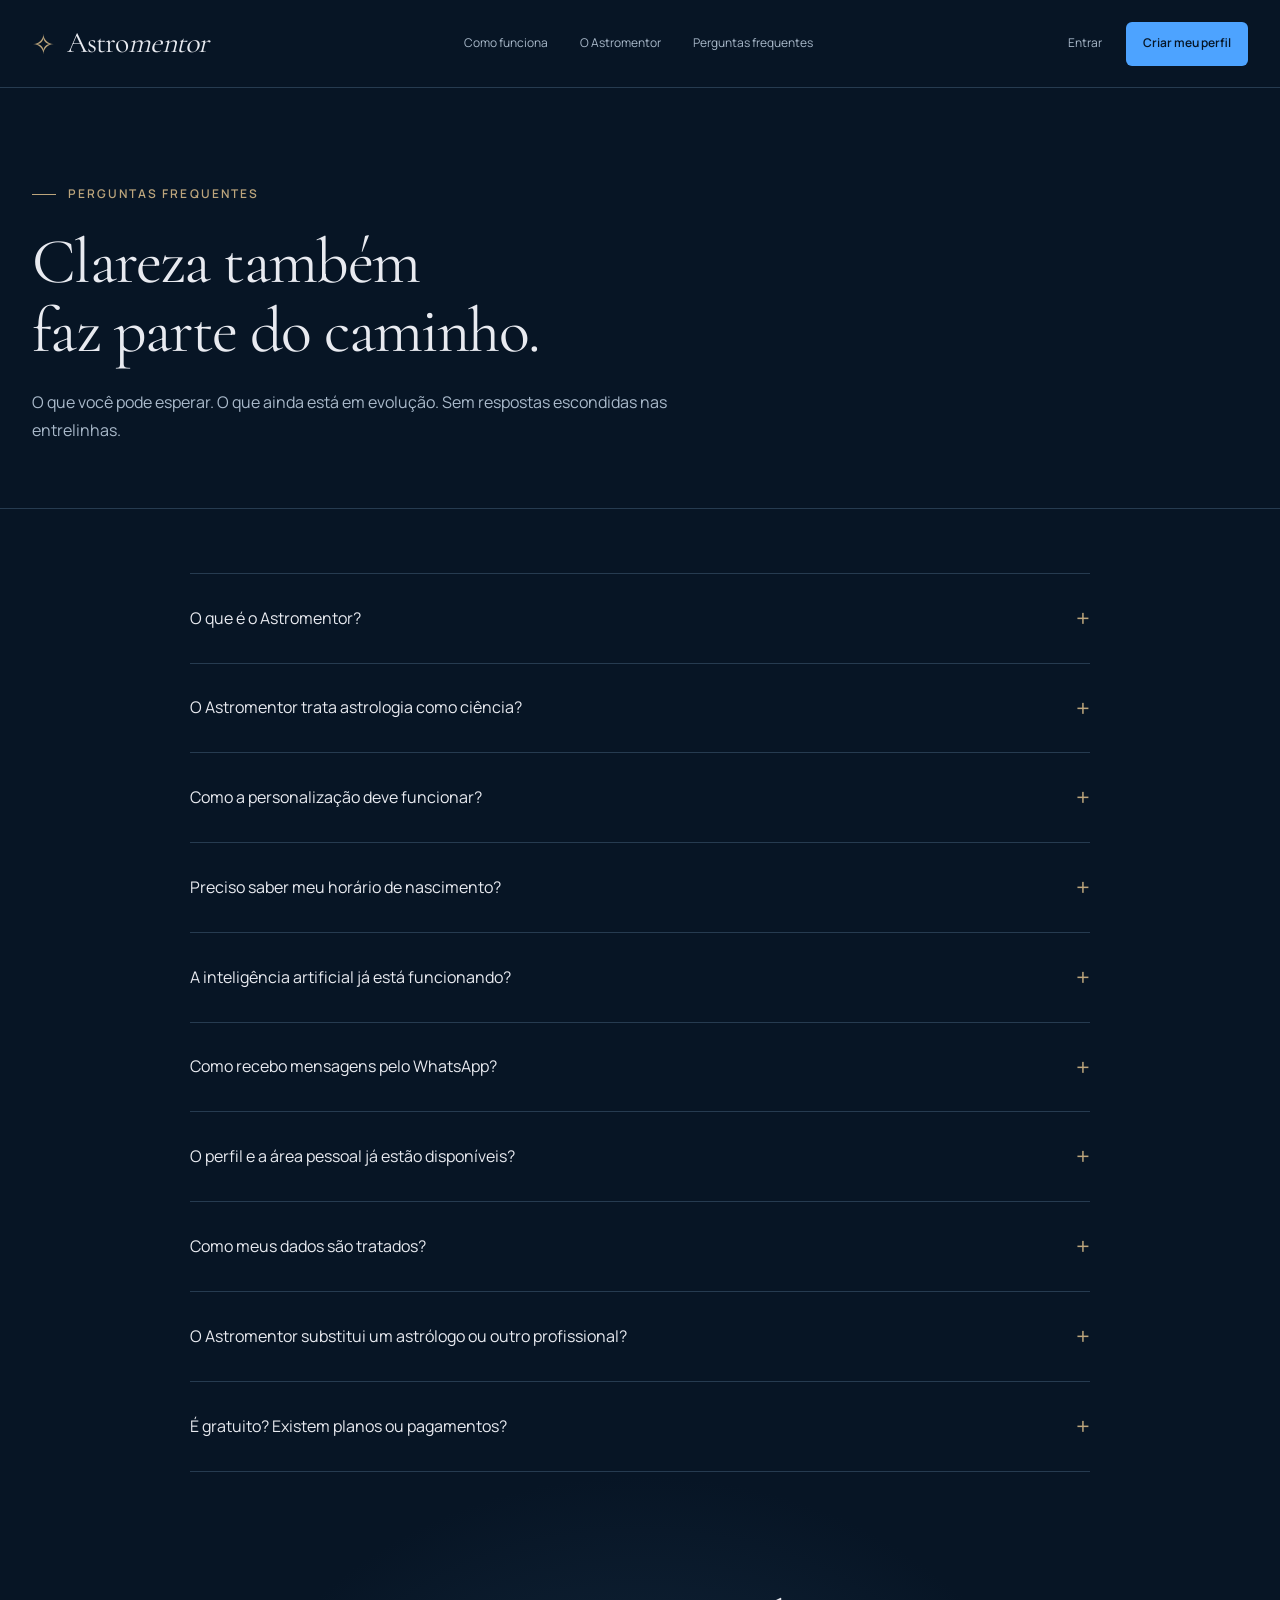
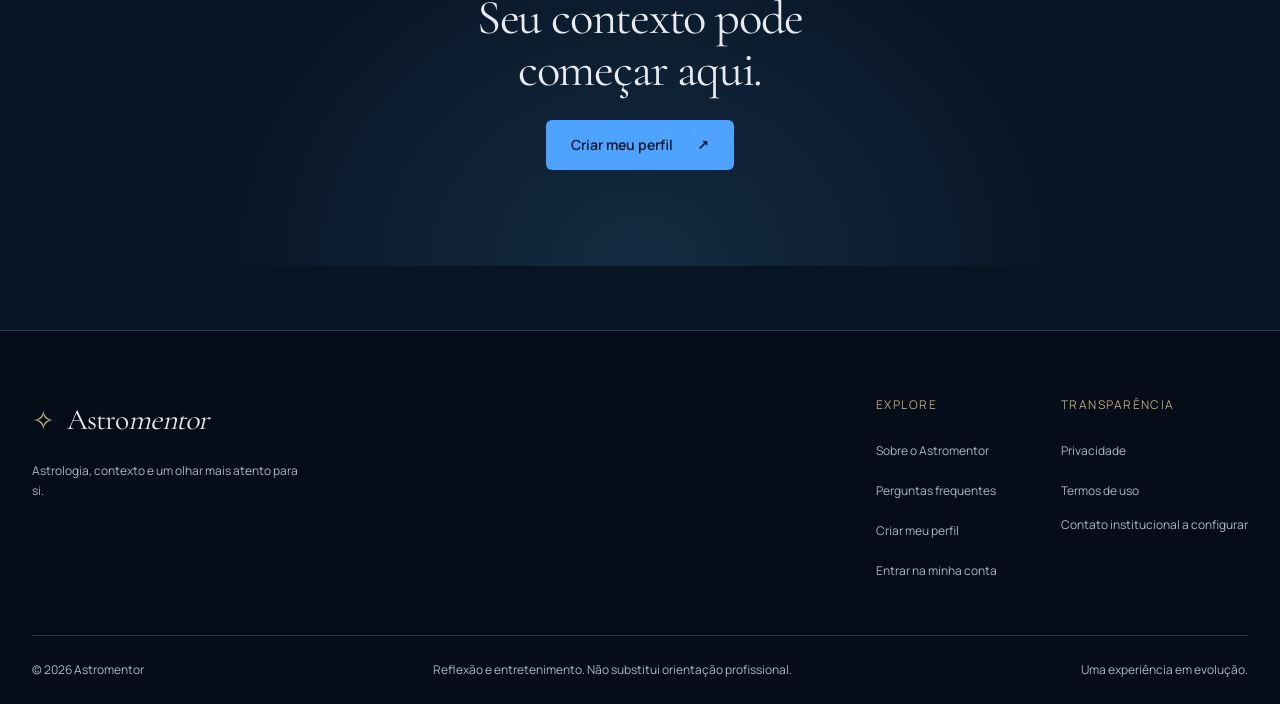
<file: perguntas-frequentes.html>
<!doctype html>
<html lang="pt-BR"><head><meta charset="utf-8"><meta name="viewport" content="width=device-width, initial-scale=1"><meta name="theme-color" content="#071525"><title>Perguntas frequentes — entenda o Astromentor</title><meta name="description" content="Saiba como funciona o perfil, quais são os limites da astrologia e o que está em evolução. Respostas claras sobre dados, acesso e mensagens."><meta name="robots" content="index,follow"><meta name="keywords" content="Astromentor, autoconhecimento, astrologia, reflexão, perfil pessoal"><meta property="og:type" content="website"><meta property="og:site_name" content="Astromentor"><meta property="og:locale" content="pt_BR"><meta property="og:title" content="Perguntas frequentes — entenda o Astromentor"><meta property="og:description" content="Saiba como funciona o perfil, quais são os limites da astrologia e o que está em evolução. Respostas claras sobre dados, acesso e mensagens."><meta name="twitter:card" content="summary"><meta name="twitter:title" content="Perguntas frequentes — entenda o Astromentor"><meta name="twitter:description" content="Saiba como funciona o perfil, quais são os limites da astrologia e o que está em evolução. Respostas claras sobre dados, acesso e mensagens."><link rel="icon" type="image/png" href="./assets/images/brand-icon.png"><link rel="preload" href="./assets/fonts/manrope.woff2" as="font" type="font/woff2" crossorigin><link rel="stylesheet" href="./assets/css/base.css"><link rel="stylesheet" href="./assets/css/components.css"><link rel="stylesheet" href="./assets/css/pages.css"><script type="application/ld+json">{"@context":"https://schema.org","@type":"WebPage","name":"Perguntas frequentes — entenda o Astromentor","description":"Saiba como funciona o perfil, quais são os limites da astrologia e o que está em evolução. Respostas claras sobre dados, acesso e mensagens.","inLanguage":"pt-BR"}</script><script type="application/ld+json">{"@context":"https://schema.org","@type":"FAQPage","mainEntity":[{"@type":"Question","name":"O que é o Astromentor?","acceptedAnswer":{"@type":"Answer","text":"É uma experiência digital que combina astrologia, linguagem editorial e autoconhecimento. O signo solar e outras informações escolhidas pela pessoa servem como pontos de partida para reflexões, não para determinar quem ela é ou o que vai acontecer."}},{"@type":"Question","name":"O Astromentor trata astrologia como ciência?","acceptedAnswer":{"@type":"Answer","text":"Não. A astrologia é apresentada como uma lente cultural e simbólica para reflexão, sem eficácia científica afirmada, diagnóstico, previsão garantida ou promessa de resultado."}},{"@type":"Question","name":"Como a personalização deve funcionar?","acceptedAnswer":{"@type":"Answer","text":"A proposta é combinar dados de perfil, interesses e preferências informados pela pessoa com uma linha editorial coerente. Essa personalização ainda está em evolução e não deve ser entendida como uma capacidade de IA já ativa."}},{"@type":"Question","name":"Preciso saber meu horário de nascimento?","acceptedAnswer":{"@type":"Answer","text":"Não para indicar o signo solar: a data de nascimento é o ponto de partida desta experiência. O horário é opcional e pode ser deixado em branco; o Astromentor não apresenta aqui um mapa astral completo."}},{"@type":"Question","name":"A inteligência artificial já está funcionando?","acceptedAnswer":{"@type":"Answer","text":"Ainda não há agentes de IA ativos, conversa em tempo real ou textos apresentados como gerados por IA. A IA faz parte da visão do produto e será considerada somente quando a capacidade estiver configurada e puder ser descrita com precisão."}},{"@type":"Question","name":"Como recebo mensagens pelo WhatsApp?","acceptedAnswer":{"@type":"Answer","text":"A integração com WhatsApp ainda não existe, portanto nenhuma mensagem é enviada por esse canal. O campo e o consentimento opcional podem preparar uma futura configuração, sem criar expectativa de entrega agora."}},{"@type":"Question","name":"O perfil e a área pessoal já estão disponíveis?","acceptedAnswer":{"@type":"Answer","text":"Login e perfil persistente só serão reais depois da configuração do Supabase. Quando essa conexão estiver pronta, a área própria poderá permitir acesso aos dados do próprio usuário; histórico de mensagens, planos e pagamentos não estão disponíveis."}},{"@type":"Question","name":"Como meus dados são tratados?","acceptedAnswer":{"@type":"Answer","text":"O formulário pode guardar um rascunho local temporário por até 7 dias, sem senha; uma futura configuração de perfil poderá tratar dados de nascimento, e-mail de autenticação e WhatsApp opcional conforme a finalidade informada. Consulte a política de privacidade, que é um texto-base pendente de revisão jurídica e não promete segurança absoluta."}},{"@type":"Question","name":"O Astromentor substitui um astrólogo ou outro profissional?","acceptedAnswer":{"@type":"Answer","text":"Não. O conteúdo é voltado a reflexão e entretenimento e não substitui astrólogos, médicos, psicólogos, consultores financeiros, advogados ou qualquer profissional habilitado."}},{"@type":"Question","name":"É gratuito? Existem planos ou pagamentos?","acceptedAnswer":{"@type":"Answer","text":"Não há preços, planos ou pagamentos definidos nesta versão. A forma de monetização ainda não foi decidida, então não há promessa de gratuidade permanente nem oferta de assinatura."}}]}</script><script type="module" src="./assets/js/common.js"></script></head><body><a class="skip-link" href="#conteudo">Pular para o conteúdo</a><header class="site-header"><div class="container header-inner"><a class="brand" href="./index.html" aria-label="Astromentor — início"><span class="brand-mark" aria-hidden="true">✧</span><span class="brand-name">Astro<span>mentor</span></span></a><nav class="desktop-nav" aria-label="Navegação principal"><a href="./index.html#como-funciona">Como funciona</a><a href="./sobre.html">O Astromentor</a><a href="./perguntas-frequentes.html">Perguntas frequentes</a></nav><div class="header-actions"><a class="login-link" href="./entrar.html">Entrar</a><a class="btn btn-primary btn-small" href="./criar-perfil.html">Criar meu perfil</a><button class="menu-button" type="button" aria-label="Abrir menu" aria-expanded="false" aria-controls="mobile-menu" data-menu-button>☰</button></div></div></header><div id="mobile-menu" class="mobile-menu" data-mobile-menu hidden><nav aria-label="Menu mobile"><a href="./index.html">Início</a><a href="./index.html#como-funciona">Como funciona</a><a href="./sobre.html">O Astromentor</a><a href="./perguntas-frequentes.html">Perguntas frequentes</a><a href="./entrar.html">Entrar</a><a class="btn btn-primary" href="./criar-perfil.html">Criar meu perfil</a></nav></div><main id="conteudo" tabindex="-1"><section class="page-hero"><div class="container"><span class="eyebrow">Perguntas frequentes</span><h1>Clareza também<br>faz parte do caminho.</h1><p>O que você pode esperar. O que ainda está em evolução. Sem respostas escondidas nas entrelinhas.</p></div></section><div class="container faq-page"><div class="faq-list"><details class="faq-item"><summary>O que é o Astromentor?</summary><p>É uma experiência digital que combina astrologia, linguagem editorial e autoconhecimento. O signo solar e outras informações escolhidas pela pessoa servem como pontos de partida para reflexões, não para determinar quem ela é ou o que vai acontecer.</p></details><details class="faq-item"><summary>O Astromentor trata astrologia como ciência?</summary><p>Não. A astrologia é apresentada como uma lente cultural e simbólica para reflexão, sem eficácia científica afirmada, diagnóstico, previsão garantida ou promessa de resultado.</p></details><details class="faq-item"><summary>Como a personalização deve funcionar?</summary><p>A proposta é combinar dados de perfil, interesses e preferências informados pela pessoa com uma linha editorial coerente. Essa personalização ainda está em evolução e não deve ser entendida como uma capacidade de IA já ativa.</p></details><details class="faq-item"><summary>Preciso saber meu horário de nascimento?</summary><p>Não para indicar o signo solar: a data de nascimento é o ponto de partida desta experiência. O horário é opcional e pode ser deixado em branco; o Astromentor não apresenta aqui um mapa astral completo.</p></details><details class="faq-item"><summary>A inteligência artificial já está funcionando?</summary><p>Ainda não há agentes de IA ativos, conversa em tempo real ou textos apresentados como gerados por IA. A IA faz parte da visão do produto e será considerada somente quando a capacidade estiver configurada e puder ser descrita com precisão.</p></details><details class="faq-item"><summary>Como recebo mensagens pelo WhatsApp?</summary><p>A integração com WhatsApp ainda não existe, portanto nenhuma mensagem é enviada por esse canal. O campo e o consentimento opcional podem preparar uma futura configuração, sem criar expectativa de entrega agora.</p></details><details class="faq-item"><summary>O perfil e a área pessoal já estão disponíveis?</summary><p>Login e perfil persistente só serão reais depois da configuração do Supabase. Quando essa conexão estiver pronta, a área própria poderá permitir acesso aos dados do próprio usuário; histórico de mensagens, planos e pagamentos não estão disponíveis.</p></details><details class="faq-item"><summary>Como meus dados são tratados?</summary><p>O formulário pode guardar um rascunho local temporário por até 7 dias, sem senha; uma futura configuração de perfil poderá tratar dados de nascimento, e-mail de autenticação e WhatsApp opcional conforme a finalidade informada. Consulte a política de privacidade, que é um texto-base pendente de revisão jurídica e não promete segurança absoluta.</p></details><details class="faq-item"><summary>O Astromentor substitui um astrólogo ou outro profissional?</summary><p>Não. O conteúdo é voltado a reflexão e entretenimento e não substitui astrólogos, médicos, psicólogos, consultores financeiros, advogados ou qualquer profissional habilitado.</p></details><details class="faq-item"><summary>É gratuito? Existem planos ou pagamentos?</summary><p>Não há preços, planos ou pagamentos definidos nesta versão. A forma de monetização ainda não foi decidida, então não há promessa de gratuidade permanente nem oferta de assinatura.</p></details></div><div class="closing"><h2>Seu contexto pode<br>começar aqui.</h2><a class="btn btn-primary" href="./criar-perfil.html">Criar meu perfil <span aria-hidden="true">↗</span></a></div></div></main><footer class="site-footer"><div class="container"><div class="footer-top"><div class="footer-brand"><a class="brand" href="./index.html" aria-label="Astromentor — início"><span class="brand-mark" aria-hidden="true">✧</span><span class="brand-name">Astro<span>mentor</span></span></a><p>Astrologia, contexto e um olhar mais atento para si.</p></div><div class="footer-links"><div><span class="footer-label">Explore</span><a href="./sobre.html">Sobre o Astromentor</a><a href="./perguntas-frequentes.html">Perguntas frequentes</a><a href="./criar-perfil.html">Criar meu perfil</a><a href="./entrar.html">Entrar na minha conta</a></div><div><span class="footer-label">Transparência</span><a href="./privacidade.html">Privacidade</a><a href="./termos.html">Termos de uso</a><span class="field-help" data-contact>Contato institucional a configurar</span></div></div></div><div class="footer-bottom"><span>© 2026 Astromentor</span><span>Reflexão e entretenimento. Não substitui orientação profissional.</span><span>Uma experiência em evolução.</span></div></div></footer></body></html>
</file>
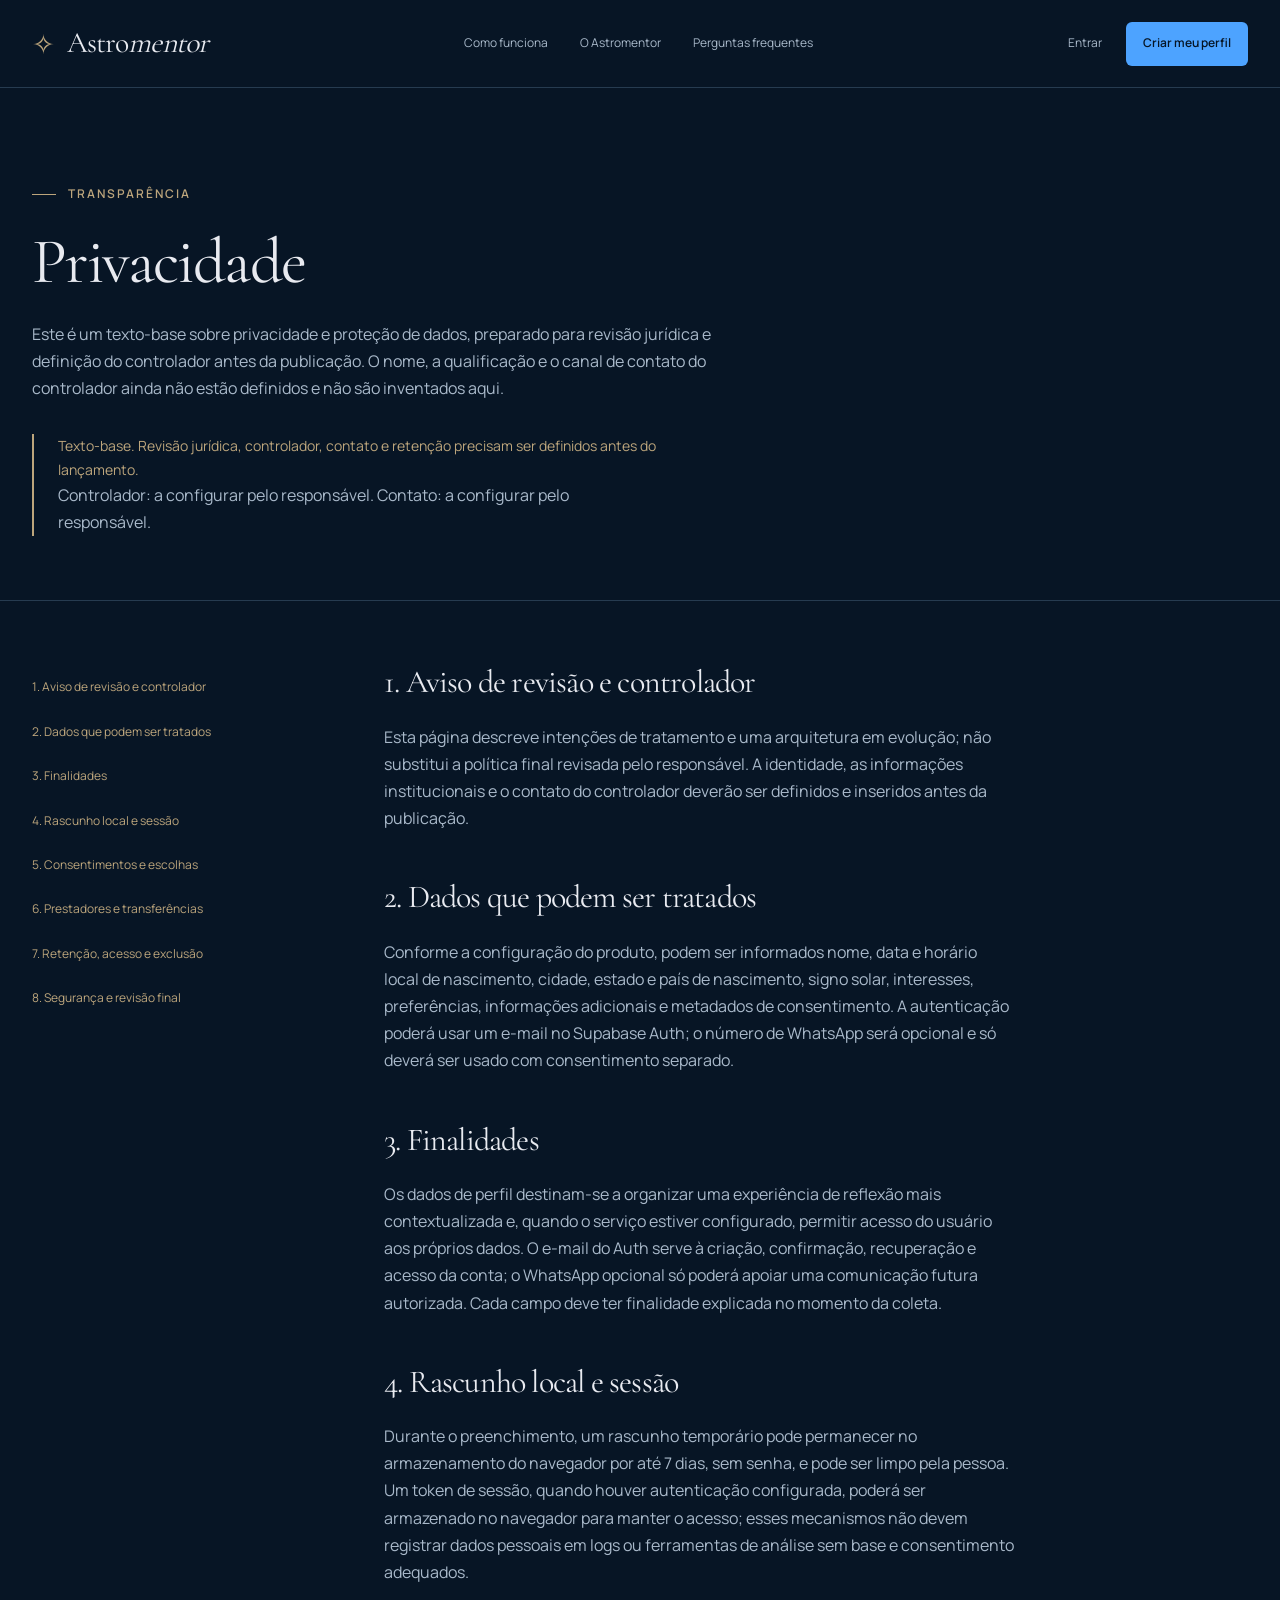
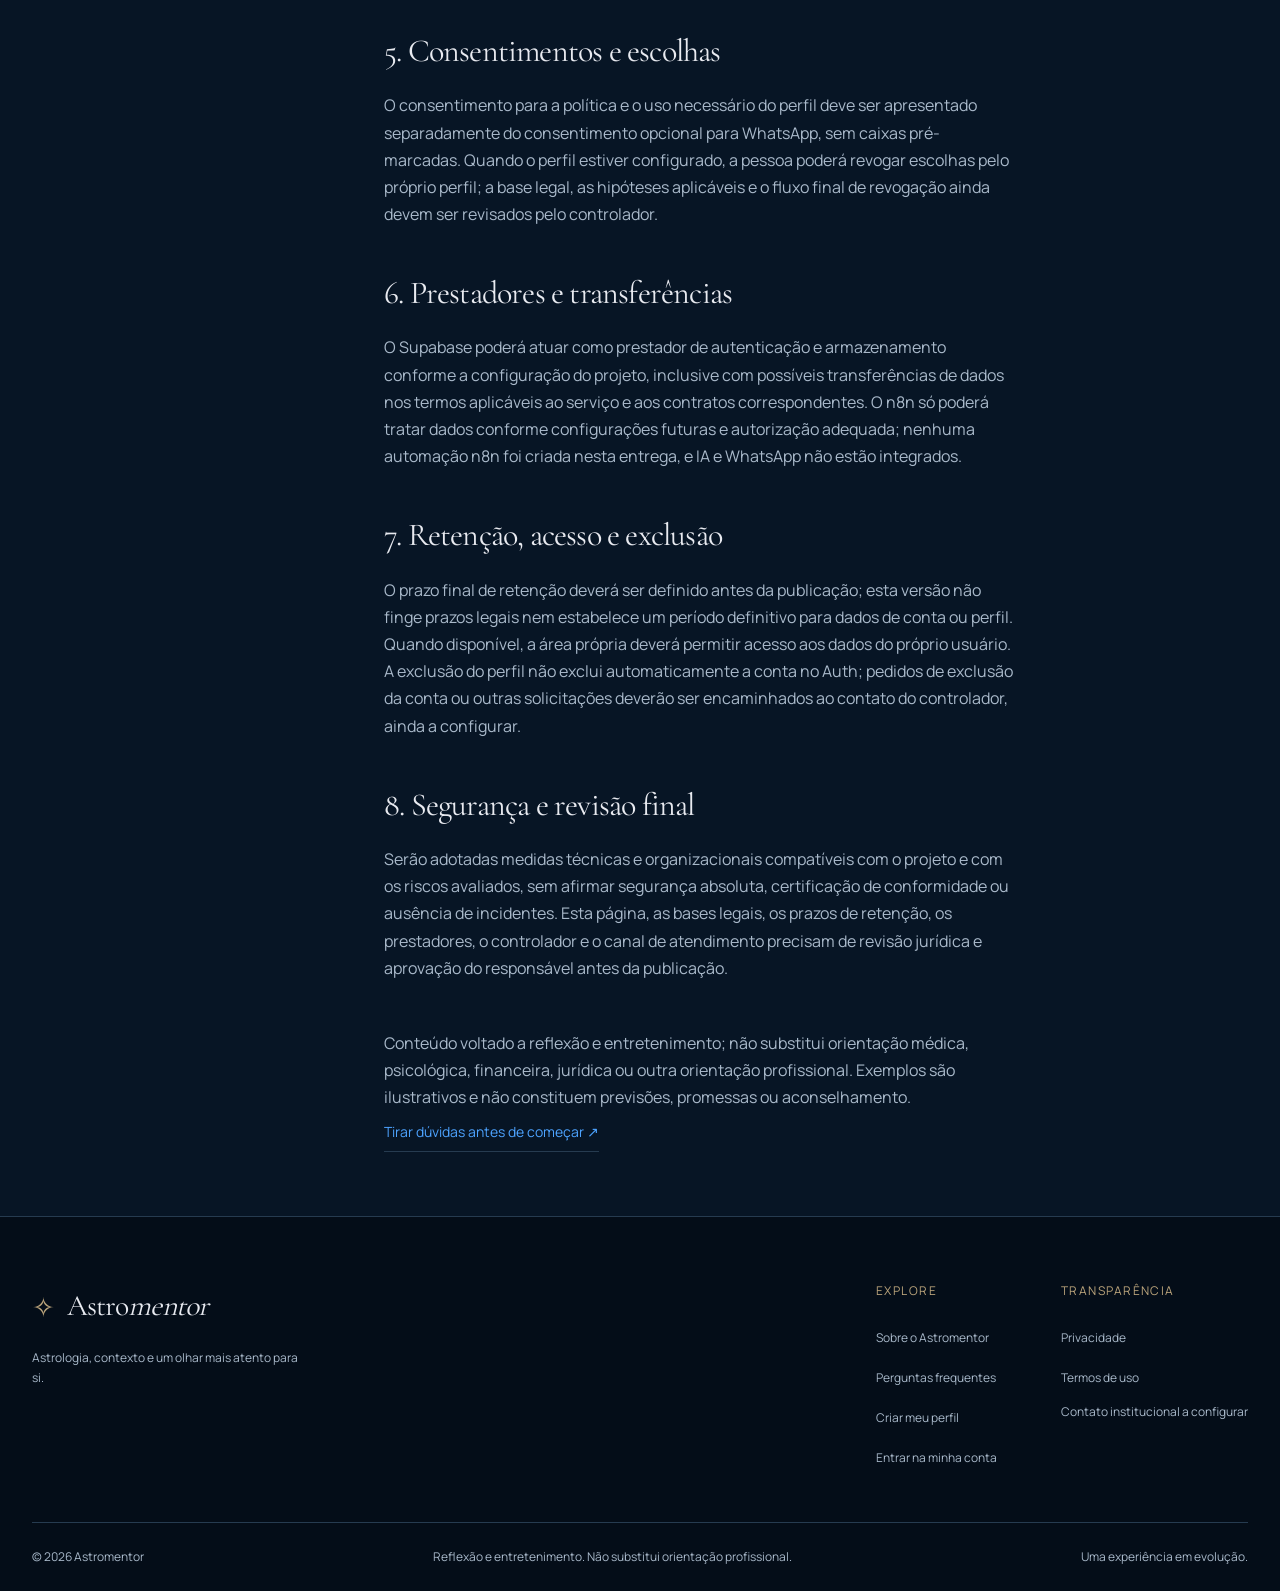
<file: privacidade.html>
<!doctype html>
<html lang="pt-BR"><head><meta charset="utf-8"><meta name="viewport" content="width=device-width, initial-scale=1"><meta name="theme-color" content="#071525"><title>Privacidade — dados e escolhas no Astromentor</title><meta name="description" content="Conheça o texto-base sobre direitos, dados, consentimentos e limites da experiência Astromentor. Documento sujeito à revisão jurídica do responsável."><meta name="robots" content="index,follow"><meta name="keywords" content="Astromentor, autoconhecimento, astrologia, reflexão, perfil pessoal"><meta property="og:type" content="website"><meta property="og:site_name" content="Astromentor"><meta property="og:locale" content="pt_BR"><meta property="og:title" content="Privacidade — dados e escolhas no Astromentor"><meta property="og:description" content="Conheça o texto-base sobre direitos, dados, consentimentos e limites da experiência Astromentor. Documento sujeito à revisão jurídica do responsável."><meta name="twitter:card" content="summary"><meta name="twitter:title" content="Privacidade — dados e escolhas no Astromentor"><meta name="twitter:description" content="Conheça o texto-base sobre direitos, dados, consentimentos e limites da experiência Astromentor. Documento sujeito à revisão jurídica do responsável."><link rel="icon" type="image/png" href="./assets/images/brand-icon.png"><link rel="preload" href="./assets/fonts/manrope.woff2" as="font" type="font/woff2" crossorigin><link rel="stylesheet" href="./assets/css/base.css"><link rel="stylesheet" href="./assets/css/components.css"><link rel="stylesheet" href="./assets/css/pages.css"><script type="application/ld+json">{"@context":"https://schema.org","@type":"WebPage","name":"Privacidade — dados e escolhas no Astromentor","description":"Conheça o texto-base sobre direitos, dados, consentimentos e limites da experiência Astromentor. Documento sujeito à revisão jurídica do responsável.","inLanguage":"pt-BR"}</script><script type="module" src="./assets/js/common.js"></script></head><body><a class="skip-link" href="#conteudo">Pular para o conteúdo</a><header class="site-header"><div class="container header-inner"><a class="brand" href="./index.html" aria-label="Astromentor — início"><span class="brand-mark" aria-hidden="true">✧</span><span class="brand-name">Astro<span>mentor</span></span></a><nav class="desktop-nav" aria-label="Navegação principal"><a href="./index.html#como-funciona">Como funciona</a><a href="./sobre.html">O Astromentor</a><a href="./perguntas-frequentes.html">Perguntas frequentes</a></nav><div class="header-actions"><a class="login-link" href="./entrar.html">Entrar</a><a class="btn btn-primary btn-small" href="./criar-perfil.html">Criar meu perfil</a><button class="menu-button" type="button" aria-label="Abrir menu" aria-expanded="false" aria-controls="mobile-menu" data-menu-button>☰</button></div></div></header><div id="mobile-menu" class="mobile-menu" data-mobile-menu hidden><nav aria-label="Menu mobile"><a href="./index.html">Início</a><a href="./index.html#como-funciona">Como funciona</a><a href="./sobre.html">O Astromentor</a><a href="./perguntas-frequentes.html">Perguntas frequentes</a><a href="./entrar.html">Entrar</a><a class="btn btn-primary" href="./criar-perfil.html">Criar meu perfil</a></nav></div><main id="conteudo" tabindex="-1"><section class="page-hero"><div class="container"><span class="eyebrow">Transparência</span><h1>Privacidade</h1><p>Este é um texto-base sobre privacidade e proteção de dados, preparado para revisão jurídica e definição do controlador antes da publicação. O nome, a qualificação e o canal de contato do controlador ainda não estão definidos e não são inventados aqui.</p><div class="legal-alert">Texto-base. Revisão jurídica, controlador, contato e retenção precisam ser definidos antes do lançamento.<p class="field-help">Controlador: <span data-controller>a configurar pelo responsável</span>. Contato: <span data-contact>a configurar pelo responsável</span>.</p></div></div></section><div class="container reading-layout"><aside class="reading-aside" aria-label="Nesta página"><a href="#secao-1">1. Aviso de revisão e controlador</a><a href="#secao-2">2. Dados que podem ser tratados</a><a href="#secao-3">3. Finalidades</a><a href="#secao-4">4. Rascunho local e sessão</a><a href="#secao-5">5. Consentimentos e escolhas</a><a href="#secao-6">6. Prestadores e transferências</a><a href="#secao-7">7. Retenção, acesso e exclusão</a><a href="#secao-8">8. Segurança e revisão final</a></aside><div class="reading-body"><section id="secao-1"><h2>1. Aviso de revisão e controlador</h2><p>Esta página descreve intenções de tratamento e uma arquitetura em evolução; não substitui a política final revisada pelo responsável. A identidade, as informações institucionais e o contato do controlador deverão ser definidos e inseridos antes da publicação.</p></section><section id="secao-2"><h2>2. Dados que podem ser tratados</h2><p>Conforme a configuração do produto, podem ser informados nome, data e horário local de nascimento, cidade, estado e país de nascimento, signo solar, interesses, preferências, informações adicionais e metadados de consentimento. A autenticação poderá usar um e-mail no Supabase Auth; o número de WhatsApp será opcional e só deverá ser usado com consentimento separado.</p></section><section id="secao-3"><h2>3. Finalidades</h2><p>Os dados de perfil destinam-se a organizar uma experiência de reflexão mais contextualizada e, quando o serviço estiver configurado, permitir acesso do usuário aos próprios dados. O e-mail do Auth serve à criação, confirmação, recuperação e acesso da conta; o WhatsApp opcional só poderá apoiar uma comunicação futura autorizada. Cada campo deve ter finalidade explicada no momento da coleta.</p></section><section id="secao-4"><h2>4. Rascunho local e sessão</h2><p>Durante o preenchimento, um rascunho temporário pode permanecer no armazenamento do navegador por até 7 dias, sem senha, e pode ser limpo pela pessoa. Um token de sessão, quando houver autenticação configurada, poderá ser armazenado no navegador para manter o acesso; esses mecanismos não devem registrar dados pessoais em logs ou ferramentas de análise sem base e consentimento adequados.</p></section><section id="secao-5"><h2>5. Consentimentos e escolhas</h2><p>O consentimento para a política e o uso necessário do perfil deve ser apresentado separadamente do consentimento opcional para WhatsApp, sem caixas pré-marcadas. Quando o perfil estiver configurado, a pessoa poderá revogar escolhas pelo próprio perfil; a base legal, as hipóteses aplicáveis e o fluxo final de revogação ainda devem ser revisados pelo controlador.</p></section><section id="secao-6"><h2>6. Prestadores e transferências</h2><p>O Supabase poderá atuar como prestador de autenticação e armazenamento conforme a configuração do projeto, inclusive com possíveis transferências de dados nos termos aplicáveis ao serviço e aos contratos correspondentes. O n8n só poderá tratar dados conforme configurações futuras e autorização adequada; nenhuma automação n8n foi criada nesta entrega, e IA e WhatsApp não estão integrados.</p></section><section id="secao-7"><h2>7. Retenção, acesso e exclusão</h2><p>O prazo final de retenção deverá ser definido antes da publicação; esta versão não finge prazos legais nem estabelece um período definitivo para dados de conta ou perfil. Quando disponível, a área própria deverá permitir acesso aos dados do próprio usuário. A exclusão do perfil não exclui automaticamente a conta no Auth; pedidos de exclusão da conta ou outras solicitações deverão ser encaminhados ao contato do controlador, ainda a configurar.</p></section><section id="secao-8"><h2>8. Segurança e revisão final</h2><p>Serão adotadas medidas técnicas e organizacionais compatíveis com o projeto e com os riscos avaliados, sem afirmar segurança absoluta, certificação de conformidade ou ausência de incidentes. Esta página, as bases legais, os prazos de retenção, os prestadores, o controlador e o canal de atendimento precisam de revisão jurídica e aprovação do responsável antes da publicação.</p></section><p>Conteúdo voltado a reflexão e entretenimento; não substitui orientação médica, psicológica, financeira, jurídica ou outra orientação profissional. Exemplos são ilustrativos e não constituem previsões, promessas ou aconselhamento.</p><a class="text-link" href="./perguntas-frequentes.html">Tirar dúvidas antes de começar <span aria-hidden="true">↗</span></a></div></div></main><footer class="site-footer"><div class="container"><div class="footer-top"><div class="footer-brand"><a class="brand" href="./index.html" aria-label="Astromentor — início"><span class="brand-mark" aria-hidden="true">✧</span><span class="brand-name">Astro<span>mentor</span></span></a><p>Astrologia, contexto e um olhar mais atento para si.</p></div><div class="footer-links"><div><span class="footer-label">Explore</span><a href="./sobre.html">Sobre o Astromentor</a><a href="./perguntas-frequentes.html">Perguntas frequentes</a><a href="./criar-perfil.html">Criar meu perfil</a><a href="./entrar.html">Entrar na minha conta</a></div><div><span class="footer-label">Transparência</span><a href="./privacidade.html">Privacidade</a><a href="./termos.html">Termos de uso</a><span class="field-help" data-contact>Contato institucional a configurar</span></div></div></div><div class="footer-bottom"><span>© 2026 Astromentor</span><span>Reflexão e entretenimento. Não substitui orientação profissional.</span><span>Uma experiência em evolução.</span></div></div></footer></body></html>
</file>
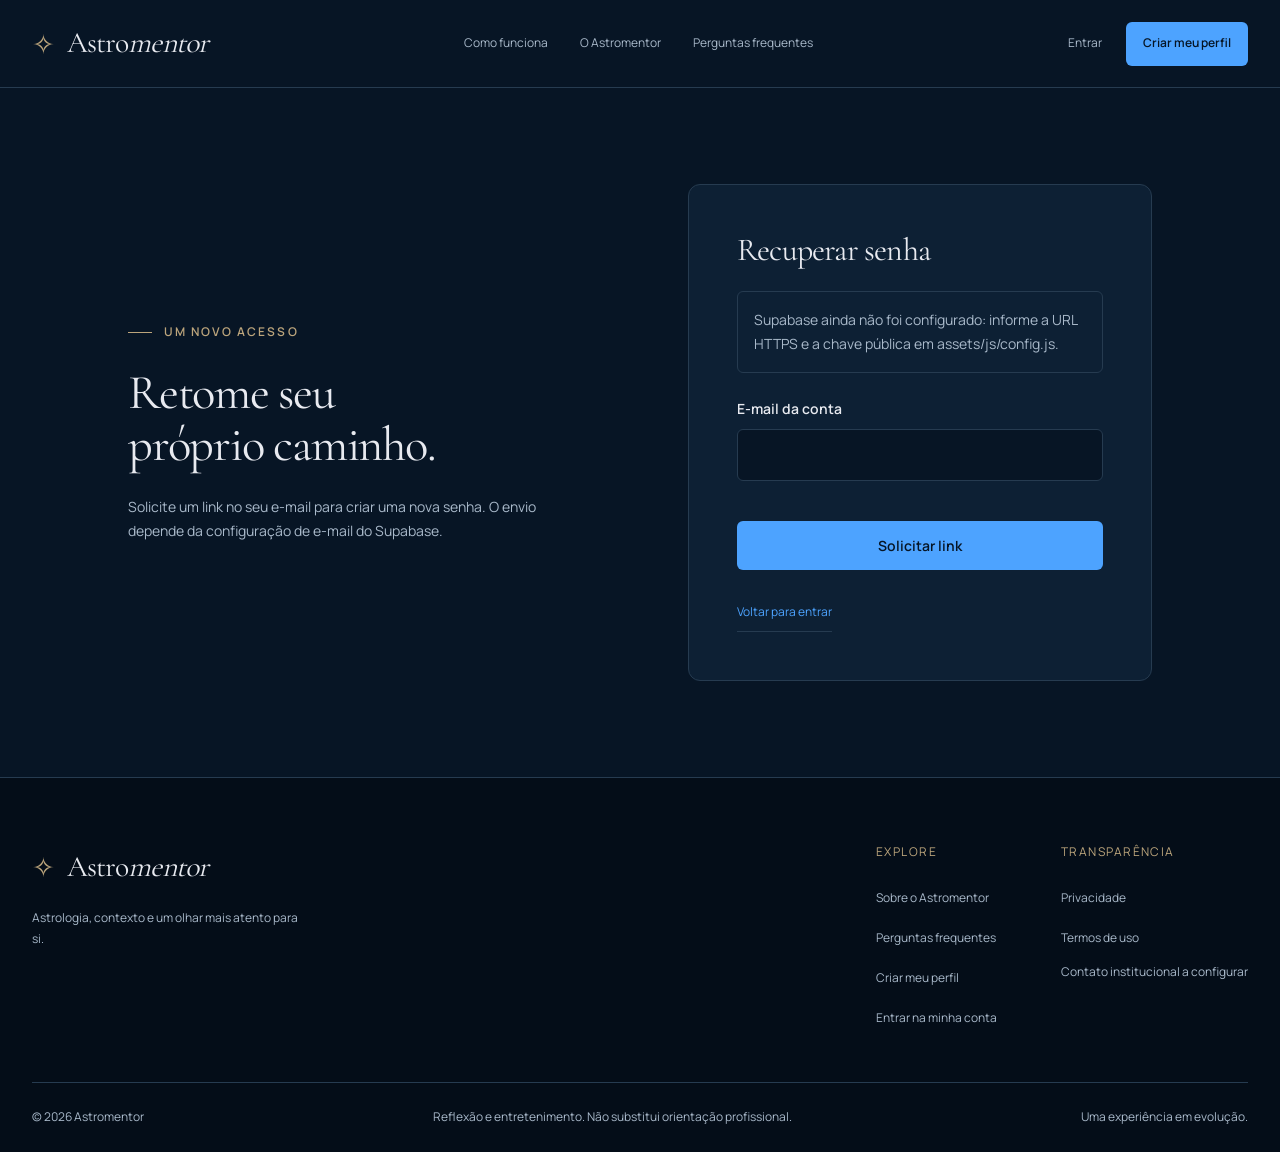
<file: recuperar-senha.html>
<!doctype html>
<html lang="pt-BR"><head><meta charset="utf-8"><meta name="viewport" content="width=device-width, initial-scale=1"><meta name="theme-color" content="#071525"><title>Recuperar senha — acesso pessoal no Astromentor</title><meta name="description" content="Solicite um link para recuperar seu acesso ao Astromentor ou defina uma nova senha depois de validar o link enviado ao seu e-mail."><meta name="robots" content="noindex,nofollow"><meta name="keywords" content="Astromentor, autoconhecimento, astrologia, reflexão, perfil pessoal"><meta property="og:type" content="website"><meta property="og:site_name" content="Astromentor"><meta property="og:locale" content="pt_BR"><meta property="og:title" content="Recuperar senha — acesso pessoal no Astromentor"><meta property="og:description" content="Solicite um link para recuperar seu acesso ao Astromentor ou defina uma nova senha depois de validar o link enviado ao seu e-mail."><meta name="twitter:card" content="summary"><meta name="twitter:title" content="Recuperar senha — acesso pessoal no Astromentor"><meta name="twitter:description" content="Solicite um link para recuperar seu acesso ao Astromentor ou defina uma nova senha depois de validar o link enviado ao seu e-mail."><link rel="icon" type="image/png" href="./assets/images/brand-icon.png"><link rel="preload" href="./assets/fonts/manrope.woff2" as="font" type="font/woff2" crossorigin><link rel="stylesheet" href="./assets/css/base.css"><link rel="stylesheet" href="./assets/css/components.css"><link rel="stylesheet" href="./assets/css/pages.css"><script type="module" src="./assets/js/common.js"></script><script src="./assets/vendor/supabase.js"></script><script type="module" src="./assets/js/auth-ui.js"></script></head><body><a class="skip-link" href="#conteudo">Pular para o conteúdo</a><header class="site-header"><div class="container header-inner"><a class="brand" href="./index.html" aria-label="Astromentor — início"><span class="brand-mark" aria-hidden="true">✧</span><span class="brand-name">Astro<span>mentor</span></span></a><nav class="desktop-nav" aria-label="Navegação principal"><a href="./index.html#como-funciona">Como funciona</a><a href="./sobre.html">O Astromentor</a><a href="./perguntas-frequentes.html">Perguntas frequentes</a></nav><div class="header-actions"><a class="login-link" href="./entrar.html">Entrar</a><a class="btn btn-primary btn-small" href="./criar-perfil.html">Criar meu perfil</a><button class="menu-button" type="button" aria-label="Abrir menu" aria-expanded="false" aria-controls="mobile-menu" data-menu-button>☰</button></div></div></header><div id="mobile-menu" class="mobile-menu" data-mobile-menu hidden><nav aria-label="Menu mobile"><a href="./index.html">Início</a><a href="./index.html#como-funciona">Como funciona</a><a href="./sobre.html">O Astromentor</a><a href="./perguntas-frequentes.html">Perguntas frequentes</a><a href="./entrar.html">Entrar</a><a class="btn btn-primary" href="./criar-perfil.html">Criar meu perfil</a></nav></div><main id="conteudo" tabindex="-1"><div class="container auth-layout"><div class="auth-copy"><span class="eyebrow">Um novo acesso</span><h1>Retome seu<br>próprio caminho.</h1><p>Solicite um link no seu e-mail para criar uma nova senha. O envio depende da configuração de e-mail do Supabase.</p></div><section class="auth-card" aria-label="Recuperar senha"><h2 data-reset-title>Recuperar senha</h2><div class="notice" data-config-notice role="status"></div><div class="notice" data-auth-notice role="status" aria-live="polite"></div><form id="reset-request-form" novalidate><div class="form-field"><label for="reset_email">E-mail da conta</label><input id="reset_email" name="reset_email" type="email"  required maxlength="254" autocomplete="email" inputmode="email"  aria-describedby="reset_email-help reset_email-error"><span id="reset_email-help" class="field-help"></span><span id="reset_email-error" class="field-error" aria-live="polite"></span></div><button class="btn btn-primary" type="submit">Solicitar link</button></form><form id="reset-password-form" hidden novalidate><div class="form-field"><label for="new_password">Nova senha</label><input id="new_password" name="new_password" type="password"  required maxlength="128" autocomplete="new-password"   aria-describedby="new_password-help new_password-error"><span id="new_password-help" class="field-help">Pelo menos 8 caracteres.</span><span id="new_password-error" class="field-error" aria-live="polite"></span></div><div class="form-field"><label for="new_password_repeat">Repita a nova senha</label><input id="new_password_repeat" name="new_password_repeat" type="password"  required maxlength="128" autocomplete="new-password"   aria-describedby="new_password_repeat-help new_password_repeat-error"><span id="new_password_repeat-help" class="field-help"></span><span id="new_password_repeat-error" class="field-error" aria-live="polite"></span></div><button class="btn btn-primary" type="submit">Salvar nova senha</button></form><div class="auth-links"><a class="text-link" href="./entrar.html">Voltar para entrar</a></div></section></div></main><footer class="site-footer"><div class="container"><div class="footer-top"><div class="footer-brand"><a class="brand" href="./index.html" aria-label="Astromentor — início"><span class="brand-mark" aria-hidden="true">✧</span><span class="brand-name">Astro<span>mentor</span></span></a><p>Astrologia, contexto e um olhar mais atento para si.</p></div><div class="footer-links"><div><span class="footer-label">Explore</span><a href="./sobre.html">Sobre o Astromentor</a><a href="./perguntas-frequentes.html">Perguntas frequentes</a><a href="./criar-perfil.html">Criar meu perfil</a><a href="./entrar.html">Entrar na minha conta</a></div><div><span class="footer-label">Transparência</span><a href="./privacidade.html">Privacidade</a><a href="./termos.html">Termos de uso</a><span class="field-help" data-contact>Contato institucional a configurar</span></div></div></div><div class="footer-bottom"><span>© 2026 Astromentor</span><span>Reflexão e entretenimento. Não substitui orientação profissional.</span><span>Uma experiência em evolução.</span></div></div></footer></body></html>
</file>
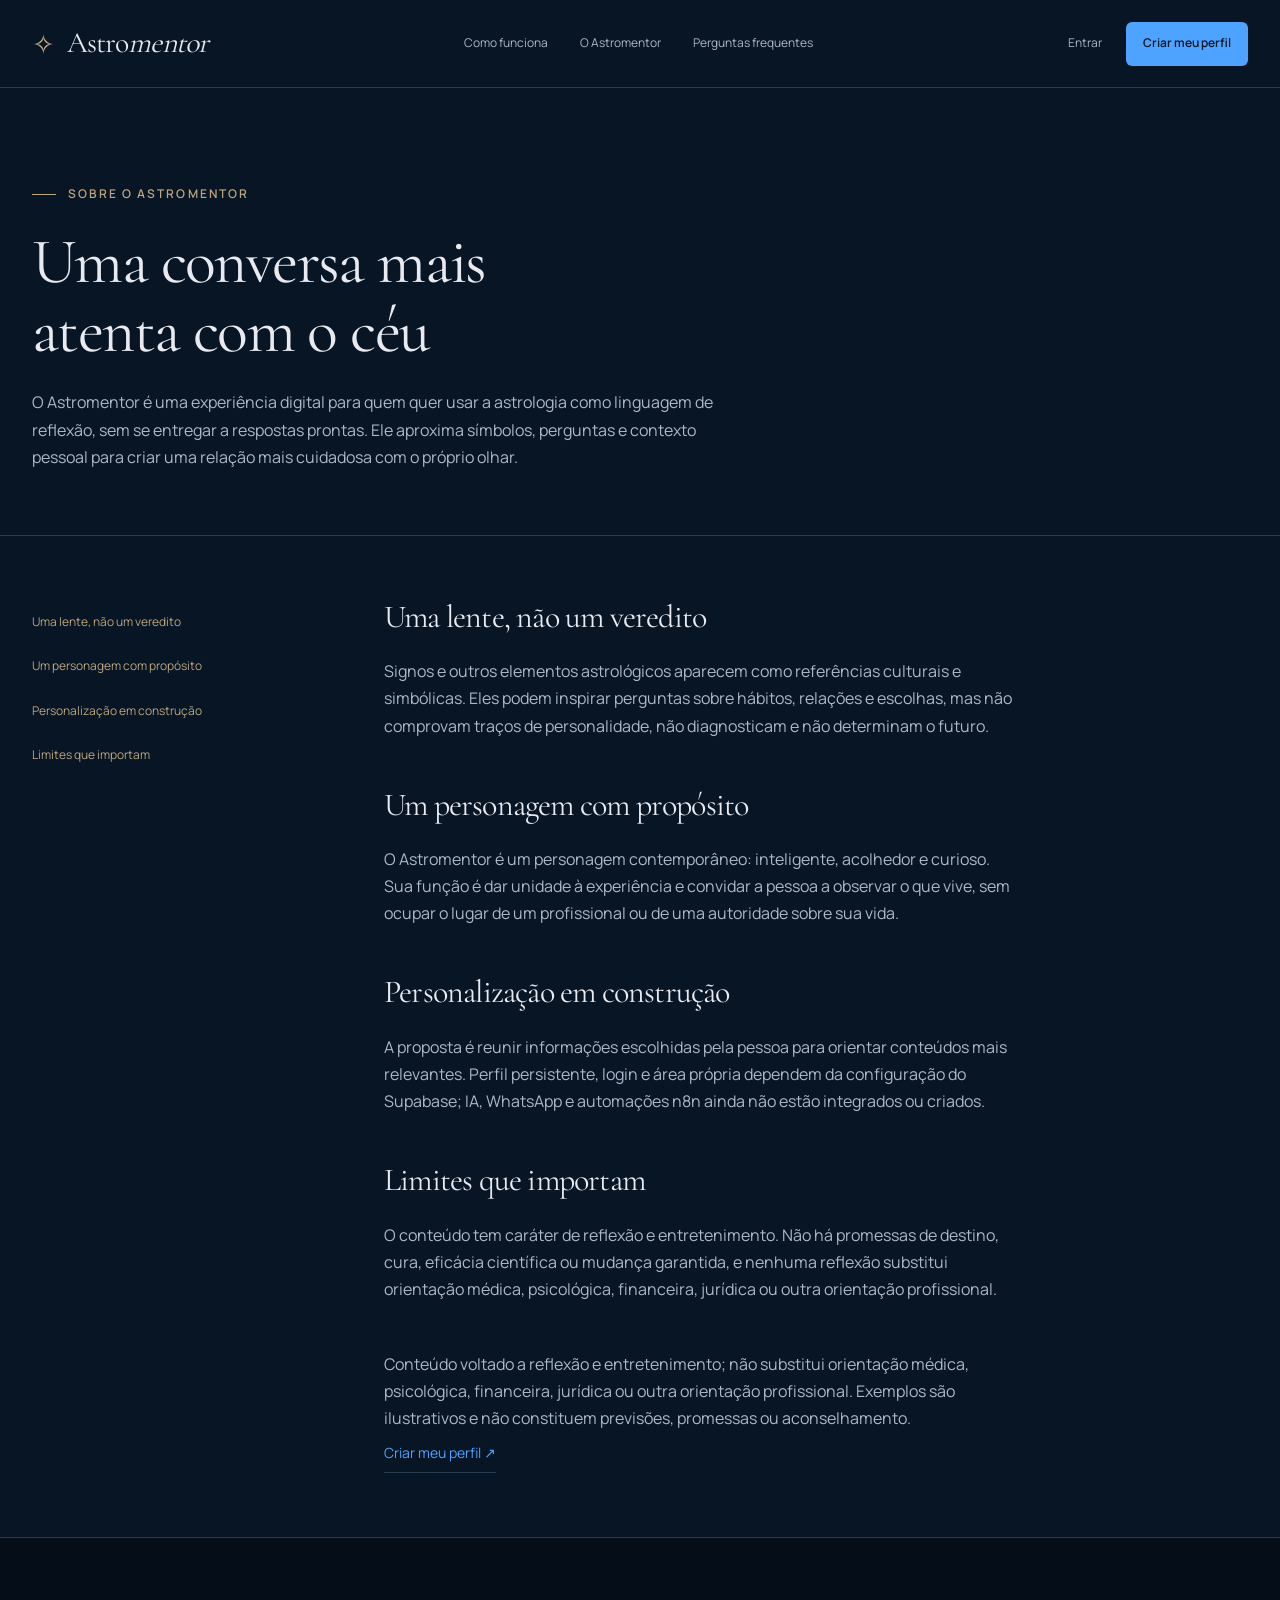
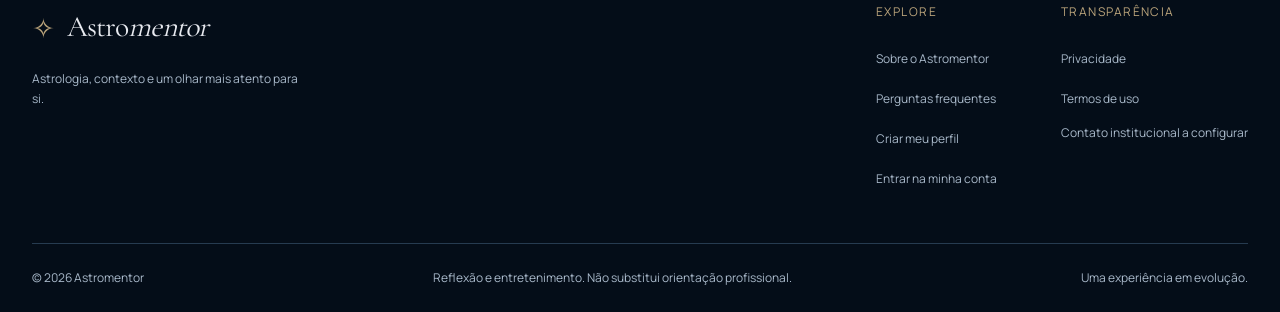
<file: sobre.html>
<!doctype html>
<html lang="pt-BR"><head><meta charset="utf-8"><meta name="viewport" content="width=device-width, initial-scale=1"><meta name="theme-color" content="#071525"><title>Sobre o Astromentor — conceito e autoconhecimento</title><meta name="description" content="O Astromentor é uma experiência digital para quem quer usar a astrologia como linguagem de reflexão, sem se entregar a respostas prontas. Ele aproxima"><meta name="robots" content="index,follow"><meta name="keywords" content="Astromentor, autoconhecimento, astrologia, reflexão, perfil pessoal"><meta property="og:type" content="website"><meta property="og:site_name" content="Astromentor"><meta property="og:locale" content="pt_BR"><meta property="og:title" content="Sobre o Astromentor — conceito e autoconhecimento"><meta property="og:description" content="O Astromentor é uma experiência digital para quem quer usar a astrologia como linguagem de reflexão, sem se entregar a respostas prontas. Ele aproxima"><meta name="twitter:card" content="summary"><meta name="twitter:title" content="Sobre o Astromentor — conceito e autoconhecimento"><meta name="twitter:description" content="O Astromentor é uma experiência digital para quem quer usar a astrologia como linguagem de reflexão, sem se entregar a respostas prontas. Ele aproxima"><link rel="icon" type="image/png" href="./assets/images/brand-icon.png"><link rel="preload" href="./assets/fonts/manrope.woff2" as="font" type="font/woff2" crossorigin><link rel="stylesheet" href="./assets/css/base.css"><link rel="stylesheet" href="./assets/css/components.css"><link rel="stylesheet" href="./assets/css/pages.css"><script type="application/ld+json">{"@context":"https://schema.org","@type":"WebPage","name":"Sobre o Astromentor — conceito e autoconhecimento","description":"O Astromentor é uma experiência digital para quem quer usar a astrologia como linguagem de reflexão, sem se entregar a respostas prontas. Ele aproxima","inLanguage":"pt-BR"}</script><script type="module" src="./assets/js/common.js"></script></head><body><a class="skip-link" href="#conteudo">Pular para o conteúdo</a><header class="site-header"><div class="container header-inner"><a class="brand" href="./index.html" aria-label="Astromentor — início"><span class="brand-mark" aria-hidden="true">✧</span><span class="brand-name">Astro<span>mentor</span></span></a><nav class="desktop-nav" aria-label="Navegação principal"><a href="./index.html#como-funciona">Como funciona</a><a href="./sobre.html">O Astromentor</a><a href="./perguntas-frequentes.html">Perguntas frequentes</a></nav><div class="header-actions"><a class="login-link" href="./entrar.html">Entrar</a><a class="btn btn-primary btn-small" href="./criar-perfil.html">Criar meu perfil</a><button class="menu-button" type="button" aria-label="Abrir menu" aria-expanded="false" aria-controls="mobile-menu" data-menu-button>☰</button></div></div></header><div id="mobile-menu" class="mobile-menu" data-mobile-menu hidden><nav aria-label="Menu mobile"><a href="./index.html">Início</a><a href="./index.html#como-funciona">Como funciona</a><a href="./sobre.html">O Astromentor</a><a href="./perguntas-frequentes.html">Perguntas frequentes</a><a href="./entrar.html">Entrar</a><a class="btn btn-primary" href="./criar-perfil.html">Criar meu perfil</a></nav></div><main id="conteudo" tabindex="-1"><section class="page-hero"><div class="container"><span class="eyebrow">Sobre o Astromentor</span><h1>Uma conversa mais atenta com o céu</h1><p>O Astromentor é uma experiência digital para quem quer usar a astrologia como linguagem de reflexão, sem se entregar a respostas prontas. Ele aproxima símbolos, perguntas e contexto pessoal para criar uma relação mais cuidadosa com o próprio olhar.</p></div></section><div class="container reading-layout"><aside class="reading-aside" aria-label="Nesta página"><a href="#secao-1">Uma lente, não um veredito</a><a href="#secao-2">Um personagem com propósito</a><a href="#secao-3">Personalização em construção</a><a href="#secao-4">Limites que importam</a></aside><div class="reading-body"><section id="secao-1"><h2>Uma lente, não um veredito</h2><p>Signos e outros elementos astrológicos aparecem como referências culturais e simbólicas. Eles podem inspirar perguntas sobre hábitos, relações e escolhas, mas não comprovam traços de personalidade, não diagnosticam e não determinam o futuro.</p></section><section id="secao-2"><h2>Um personagem com propósito</h2><p>O Astromentor é um personagem contemporâneo: inteligente, acolhedor e curioso. Sua função é dar unidade à experiência e convidar a pessoa a observar o que vive, sem ocupar o lugar de um profissional ou de uma autoridade sobre sua vida.</p></section><section id="secao-3"><h2>Personalização em construção</h2><p>A proposta é reunir informações escolhidas pela pessoa para orientar conteúdos mais relevantes. Perfil persistente, login e área própria dependem da configuração do Supabase; IA, WhatsApp e automações n8n ainda não estão integrados ou criados.</p></section><section id="secao-4"><h2>Limites que importam</h2><p>O conteúdo tem caráter de reflexão e entretenimento. Não há promessas de destino, cura, eficácia científica ou mudança garantida, e nenhuma reflexão substitui orientação médica, psicológica, financeira, jurídica ou outra orientação profissional.</p></section><p>Conteúdo voltado a reflexão e entretenimento; não substitui orientação médica, psicológica, financeira, jurídica ou outra orientação profissional. Exemplos são ilustrativos e não constituem previsões, promessas ou aconselhamento.</p><a class="text-link" href="./criar-perfil.html">Criar meu perfil <span aria-hidden="true">↗</span></a></div></div></main><footer class="site-footer"><div class="container"><div class="footer-top"><div class="footer-brand"><a class="brand" href="./index.html" aria-label="Astromentor — início"><span class="brand-mark" aria-hidden="true">✧</span><span class="brand-name">Astro<span>mentor</span></span></a><p>Astrologia, contexto e um olhar mais atento para si.</p></div><div class="footer-links"><div><span class="footer-label">Explore</span><a href="./sobre.html">Sobre o Astromentor</a><a href="./perguntas-frequentes.html">Perguntas frequentes</a><a href="./criar-perfil.html">Criar meu perfil</a><a href="./entrar.html">Entrar na minha conta</a></div><div><span class="footer-label">Transparência</span><a href="./privacidade.html">Privacidade</a><a href="./termos.html">Termos de uso</a><span class="field-help" data-contact>Contato institucional a configurar</span></div></div></div><div class="footer-bottom"><span>© 2026 Astromentor</span><span>Reflexão e entretenimento. Não substitui orientação profissional.</span><span>Uma experiência em evolução.</span></div></div></footer></body></html>
</file>
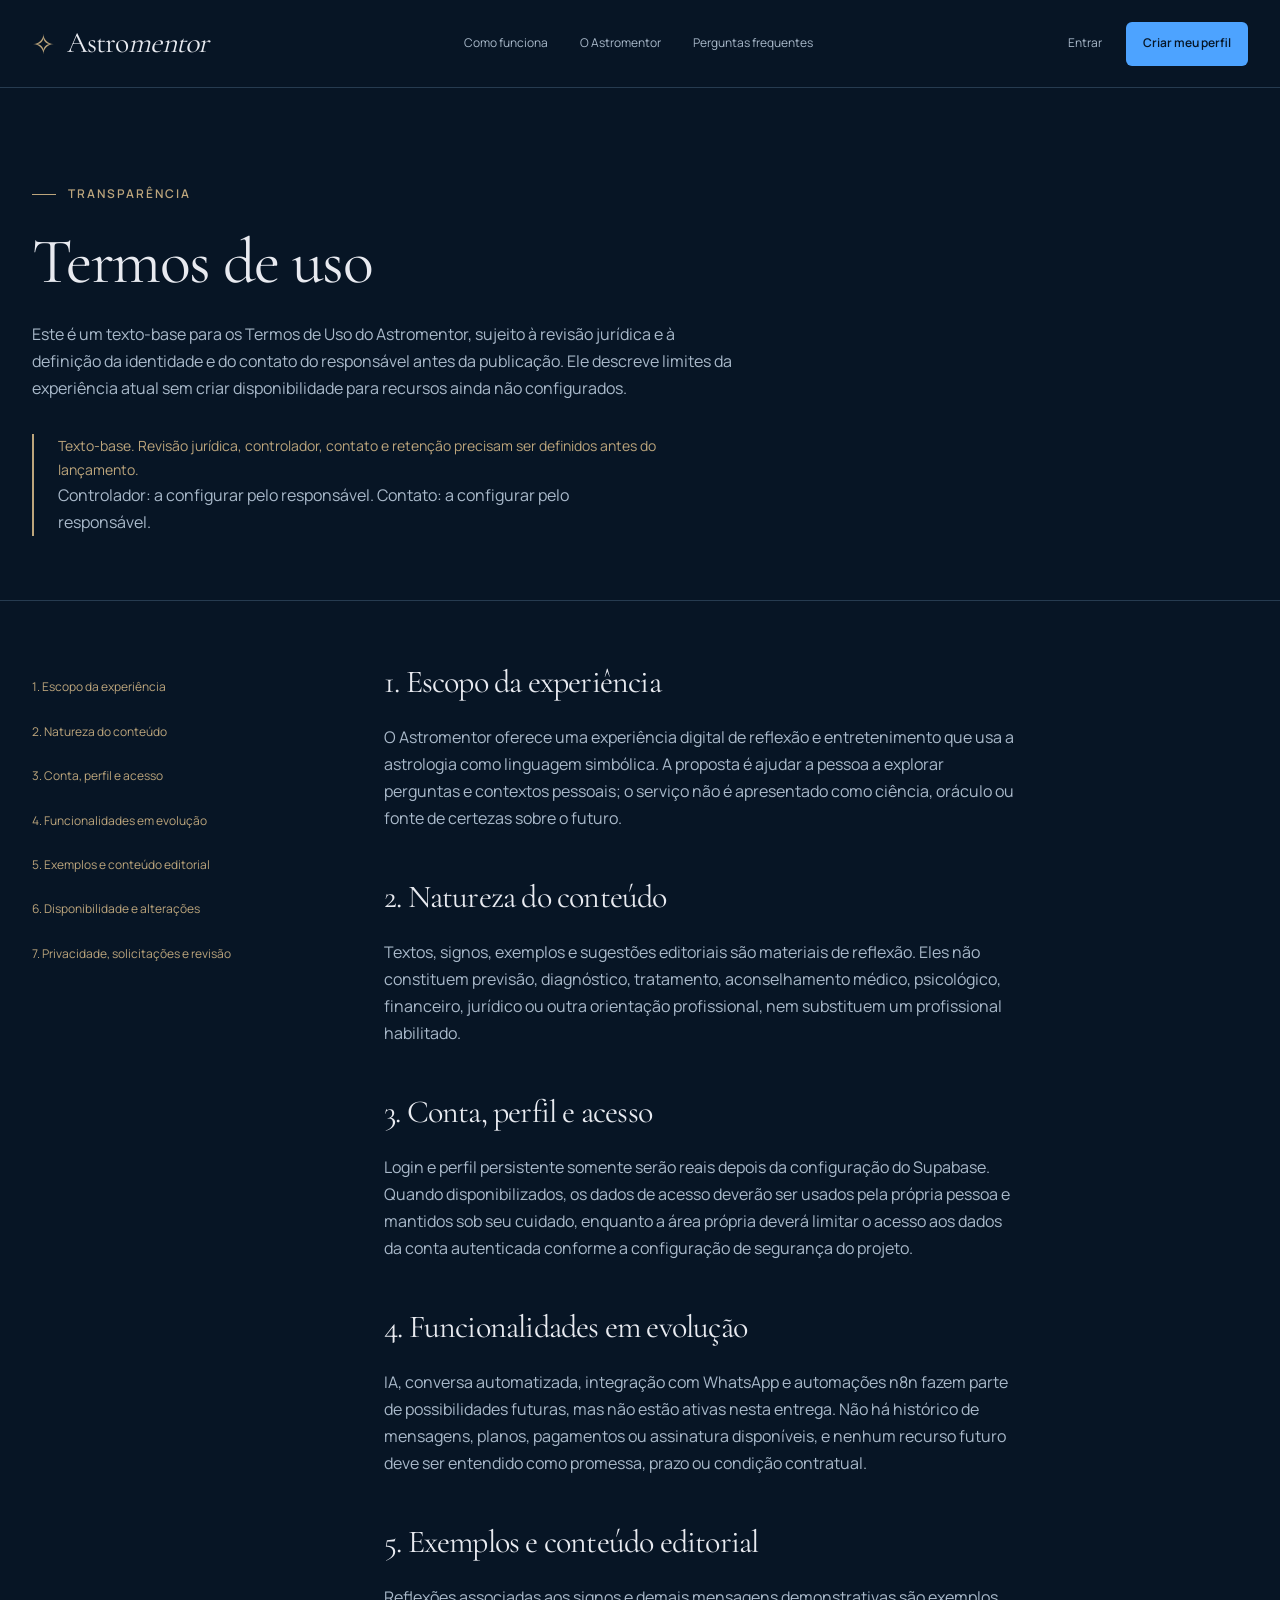
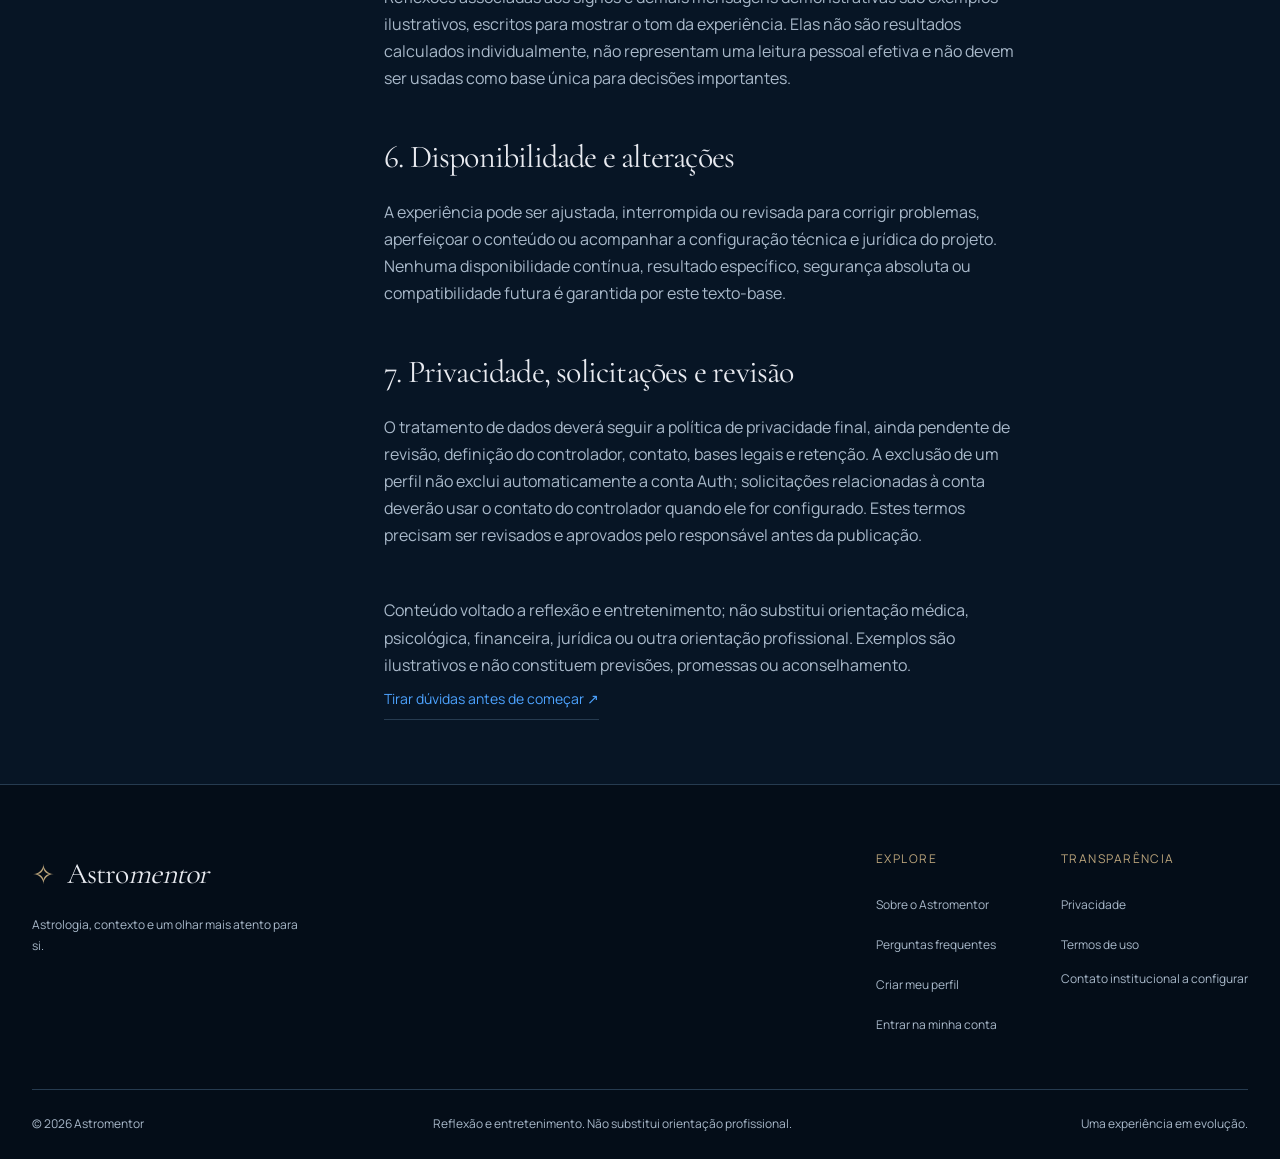
<file: termos.html>
<!doctype html>
<html lang="pt-BR"><head><meta charset="utf-8"><meta name="viewport" content="width=device-width, initial-scale=1"><meta name="theme-color" content="#071525"><title>Termos de uso — limites da experiência Astromentor</title><meta name="description" content="Conheça o texto-base sobre direitos, dados, consentimentos e limites da experiência Astromentor. Documento sujeito à revisão jurídica do responsável."><meta name="robots" content="index,follow"><meta name="keywords" content="Astromentor, autoconhecimento, astrologia, reflexão, perfil pessoal"><meta property="og:type" content="website"><meta property="og:site_name" content="Astromentor"><meta property="og:locale" content="pt_BR"><meta property="og:title" content="Termos de uso — limites da experiência Astromentor"><meta property="og:description" content="Conheça o texto-base sobre direitos, dados, consentimentos e limites da experiência Astromentor. Documento sujeito à revisão jurídica do responsável."><meta name="twitter:card" content="summary"><meta name="twitter:title" content="Termos de uso — limites da experiência Astromentor"><meta name="twitter:description" content="Conheça o texto-base sobre direitos, dados, consentimentos e limites da experiência Astromentor. Documento sujeito à revisão jurídica do responsável."><link rel="icon" type="image/png" href="./assets/images/brand-icon.png"><link rel="preload" href="./assets/fonts/manrope.woff2" as="font" type="font/woff2" crossorigin><link rel="stylesheet" href="./assets/css/base.css"><link rel="stylesheet" href="./assets/css/components.css"><link rel="stylesheet" href="./assets/css/pages.css"><script type="application/ld+json">{"@context":"https://schema.org","@type":"WebPage","name":"Termos de uso — limites da experiência Astromentor","description":"Conheça o texto-base sobre direitos, dados, consentimentos e limites da experiência Astromentor. Documento sujeito à revisão jurídica do responsável.","inLanguage":"pt-BR"}</script><script type="module" src="./assets/js/common.js"></script></head><body><a class="skip-link" href="#conteudo">Pular para o conteúdo</a><header class="site-header"><div class="container header-inner"><a class="brand" href="./index.html" aria-label="Astromentor — início"><span class="brand-mark" aria-hidden="true">✧</span><span class="brand-name">Astro<span>mentor</span></span></a><nav class="desktop-nav" aria-label="Navegação principal"><a href="./index.html#como-funciona">Como funciona</a><a href="./sobre.html">O Astromentor</a><a href="./perguntas-frequentes.html">Perguntas frequentes</a></nav><div class="header-actions"><a class="login-link" href="./entrar.html">Entrar</a><a class="btn btn-primary btn-small" href="./criar-perfil.html">Criar meu perfil</a><button class="menu-button" type="button" aria-label="Abrir menu" aria-expanded="false" aria-controls="mobile-menu" data-menu-button>☰</button></div></div></header><div id="mobile-menu" class="mobile-menu" data-mobile-menu hidden><nav aria-label="Menu mobile"><a href="./index.html">Início</a><a href="./index.html#como-funciona">Como funciona</a><a href="./sobre.html">O Astromentor</a><a href="./perguntas-frequentes.html">Perguntas frequentes</a><a href="./entrar.html">Entrar</a><a class="btn btn-primary" href="./criar-perfil.html">Criar meu perfil</a></nav></div><main id="conteudo" tabindex="-1"><section class="page-hero"><div class="container"><span class="eyebrow">Transparência</span><h1>Termos de uso</h1><p>Este é um texto-base para os Termos de Uso do Astromentor, sujeito à revisão jurídica e à definição da identidade e do contato do responsável antes da publicação. Ele descreve limites da experiência atual sem criar disponibilidade para recursos ainda não configurados.</p><div class="legal-alert">Texto-base. Revisão jurídica, controlador, contato e retenção precisam ser definidos antes do lançamento.<p class="field-help">Controlador: <span data-controller>a configurar pelo responsável</span>. Contato: <span data-contact>a configurar pelo responsável</span>.</p></div></div></section><div class="container reading-layout"><aside class="reading-aside" aria-label="Nesta página"><a href="#secao-1">1. Escopo da experiência</a><a href="#secao-2">2. Natureza do conteúdo</a><a href="#secao-3">3. Conta, perfil e acesso</a><a href="#secao-4">4. Funcionalidades em evolução</a><a href="#secao-5">5. Exemplos e conteúdo editorial</a><a href="#secao-6">6. Disponibilidade e alterações</a><a href="#secao-7">7. Privacidade, solicitações e revisão</a></aside><div class="reading-body"><section id="secao-1"><h2>1. Escopo da experiência</h2><p>O Astromentor oferece uma experiência digital de reflexão e entretenimento que usa a astrologia como linguagem simbólica. A proposta é ajudar a pessoa a explorar perguntas e contextos pessoais; o serviço não é apresentado como ciência, oráculo ou fonte de certezas sobre o futuro.</p></section><section id="secao-2"><h2>2. Natureza do conteúdo</h2><p>Textos, signos, exemplos e sugestões editoriais são materiais de reflexão. Eles não constituem previsão, diagnóstico, tratamento, aconselhamento médico, psicológico, financeiro, jurídico ou outra orientação profissional, nem substituem um profissional habilitado.</p></section><section id="secao-3"><h2>3. Conta, perfil e acesso</h2><p>Login e perfil persistente somente serão reais depois da configuração do Supabase. Quando disponibilizados, os dados de acesso deverão ser usados pela própria pessoa e mantidos sob seu cuidado, enquanto a área própria deverá limitar o acesso aos dados da conta autenticada conforme a configuração de segurança do projeto.</p></section><section id="secao-4"><h2>4. Funcionalidades em evolução</h2><p>IA, conversa automatizada, integração com WhatsApp e automações n8n fazem parte de possibilidades futuras, mas não estão ativas nesta entrega. Não há histórico de mensagens, planos, pagamentos ou assinatura disponíveis, e nenhum recurso futuro deve ser entendido como promessa, prazo ou condição contratual.</p></section><section id="secao-5"><h2>5. Exemplos e conteúdo editorial</h2><p>Reflexões associadas aos signos e demais mensagens demonstrativas são exemplos ilustrativos, escritos para mostrar o tom da experiência. Elas não são resultados calculados individualmente, não representam uma leitura pessoal efetiva e não devem ser usadas como base única para decisões importantes.</p></section><section id="secao-6"><h2>6. Disponibilidade e alterações</h2><p>A experiência pode ser ajustada, interrompida ou revisada para corrigir problemas, aperfeiçoar o conteúdo ou acompanhar a configuração técnica e jurídica do projeto. Nenhuma disponibilidade contínua, resultado específico, segurança absoluta ou compatibilidade futura é garantida por este texto-base.</p></section><section id="secao-7"><h2>7. Privacidade, solicitações e revisão</h2><p>O tratamento de dados deverá seguir a política de privacidade final, ainda pendente de revisão, definição do controlador, contato, bases legais e retenção. A exclusão de um perfil não exclui automaticamente a conta Auth; solicitações relacionadas à conta deverão usar o contato do controlador quando ele for configurado. Estes termos precisam ser revisados e aprovados pelo responsável antes da publicação.</p></section><p>Conteúdo voltado a reflexão e entretenimento; não substitui orientação médica, psicológica, financeira, jurídica ou outra orientação profissional. Exemplos são ilustrativos e não constituem previsões, promessas ou aconselhamento.</p><a class="text-link" href="./perguntas-frequentes.html">Tirar dúvidas antes de começar <span aria-hidden="true">↗</span></a></div></div></main><footer class="site-footer"><div class="container"><div class="footer-top"><div class="footer-brand"><a class="brand" href="./index.html" aria-label="Astromentor — início"><span class="brand-mark" aria-hidden="true">✧</span><span class="brand-name">Astro<span>mentor</span></span></a><p>Astrologia, contexto e um olhar mais atento para si.</p></div><div class="footer-links"><div><span class="footer-label">Explore</span><a href="./sobre.html">Sobre o Astromentor</a><a href="./perguntas-frequentes.html">Perguntas frequentes</a><a href="./criar-perfil.html">Criar meu perfil</a><a href="./entrar.html">Entrar na minha conta</a></div><div><span class="footer-label">Transparência</span><a href="./privacidade.html">Privacidade</a><a href="./termos.html">Termos de uso</a><span class="field-help" data-contact>Contato institucional a configurar</span></div></div></div><div class="footer-bottom"><span>© 2026 Astromentor</span><span>Reflexão e entretenimento. Não substitui orientação profissional.</span><span>Uma experiência em evolução.</span></div></div></footer></body></html>
</file>
<file: assets/css/base.css>
@font-face{font-family:Manrope;src:url('../fonts/manrope.woff2') format('woff2');font-weight:400 700;font-style:normal;font-display:swap}
@font-face{font-family:'Cormorant Garamond';src:url('../fonts/cormorant.woff2') format('woff2');font-weight:400 500;font-style:normal;font-display:swap}
:root{
  --navy:#071525;--navy-deep:#040d18;--surface:#0d2034;--surface-high:#152b41;--blue:#4da3ff;--blue-hover:#82bfff;--ivory:#e8eaf0;--muted:#a9b9ca;--gold:#bca57c;--line:#263b50;--error:#ffaca7;--success:#a1d5bf;--button-ink:#061525;
  --serif:'Cormorant Garamond',Georgia,serif;--sans:Manrope,system-ui,sans-serif;
  --text-xs:.75rem;--text-sm:.875rem;--text-base:1rem;--text-lg:1.125rem;--text-xl:1.4rem;--heading-sm:clamp(2rem,3.8vw,3.3rem);--heading-lg:clamp(3.2rem,5.8vw,6rem);
  --s1:4px;--s2:8px;--s3:12px;--s4:16px;--s5:24px;--s6:32px;--s7:48px;--s8:64px;--s9:96px;--s10:128px;
  --r-sm:6px;--r-md:12px;--r-lg:24px;--r-full:999px;--max:1248px;--content:70ch;--header:88px;--shadow:0 24px 80px #0005;--glow:0 0 90px #4da3ff20;--duration:320ms;--duration-long:560ms;--ease:cubic-bezier(.22,.61,.36,1);
}
*{box-sizing:border-box}html{scroll-behavior:smooth;scroll-padding-top:calc(var(--header) + var(--s4))}body{margin:0;background:var(--navy);color:var(--ivory);font-family:var(--sans);font-size:var(--text-sm);line-height:1.7;-webkit-font-smoothing:antialiased}body.menu-open{overflow:hidden}button,input,textarea,select{font:inherit}button,a,input,select,textarea{-webkit-tap-highlight-color:transparent}button,a{touch-action:manipulation}button{cursor:pointer}a{color:inherit;text-decoration:none}a:hover{color:var(--blue-hover)}img{max-width:100%;display:block}h1,h2,h3,p{margin:0}h1,h2,h3{font-weight:400}h1,h2{font-family:var(--serif);line-height:1.07;letter-spacing:-.025em}h1{font-size:var(--heading-lg)}h2{font-size:var(--heading-sm)}h3{font-size:var(--text-xl);line-height:1.35}p+p{margin-top:var(--s4)}strong{font-weight:600}fieldset{border:0;margin:0;padding:0;min-width:0}legend{padding:0}button:disabled{cursor:not-allowed;opacity:.5}::selection{color:var(--navy);background:var(--blue)}:focus-visible{outline:2px solid var(--blue-hover);outline-offset:5px}input:focus-visible,select:focus-visible,textarea:focus-visible{outline-offset:2px}label{display:block}ul,ol{padding-left:var(--s5)}[hidden]{display:none!important}.container{width:min(var(--max),calc(100% - var(--s8)));margin-inline:auto}.section{padding-block:var(--s9);border-top:1px solid var(--line)}.eyebrow{display:flex;align-items:center;gap:var(--s3);font-size:var(--text-xs);text-transform:uppercase;letter-spacing:.17em;color:var(--gold);font-weight:600}.eyebrow::before{content:'';width:24px;height:1px;background:var(--gold)}.muted{color:var(--muted)}.accent{color:var(--blue)}.text-link{color:var(--blue);border-bottom:1px solid var(--line);padding-block:var(--s2);display:inline-block}.sr-only{position:absolute;width:1px;height:1px;padding:0;margin:-1px;overflow:hidden;clip:rect(0,0,0,0);white-space:nowrap;border:0}.skip-link{position:fixed;left:var(--s4);top:var(--s4);z-index:100;padding:var(--s3) var(--s5);background:var(--blue);color:var(--navy);transform:translateY(-200%)}.skip-link:focus{transform:translateY(0)}.reveal{transition:opacity var(--duration-long) var(--ease),transform var(--duration-long) var(--ease)}.js-motion .reveal:not(.is-visible){opacity:0;transform:translateY(20px)}
@media(max-width:599px){:root{--header:72px;--heading-lg:clamp(2.8rem,12vw,4rem)}.container{width:calc(100% - var(--s6))}.section{padding-block:var(--s8)}}
@media(prefers-reduced-motion:reduce){html{scroll-behavior:auto}*,*::before,*::after{animation:none!important;transition:none!important}.js-motion .reveal:not(.is-visible){opacity:1;transform:none}}
</file>
<file: assets/css/components.css>
.site-header{height:var(--header);border-bottom:1px solid var(--line);position:sticky;top:0;z-index:40;background:var(--navy)}.header-inner{height:100%;display:flex;align-items:center;justify-content:space-between;gap:var(--s5)}.brand{display:flex;align-items:center;gap:var(--s3);flex-shrink:0}.brand-mark{font-size:1.7rem;color:var(--gold);line-height:1}.brand-name{font-family:var(--serif);font-size:1.85rem;letter-spacing:-.03em}.brand-name span{font-style:italic}.desktop-nav{display:flex;align-items:center;gap:var(--s6);font-size:var(--text-xs);color:var(--muted)}.desktop-nav a{padding-block:var(--s3)}.header-actions{display:flex;align-items:center;gap:var(--s5)}.login-link{font-size:var(--text-xs);color:var(--muted)}.btn{display:inline-flex;align-items:center;justify-content:center;gap:var(--s5);min-height:48px;padding:var(--s3) var(--s5);border:1px solid transparent;border-radius:var(--r-sm);font-size:var(--text-sm);font-weight:600;text-align:center;transition:transform var(--duration) var(--ease),opacity var(--duration) var(--ease)}.btn:hover{transform:translateY(-2px)}.btn-primary{background:var(--blue);color:var(--button-ink)}.btn-primary:hover{background:var(--blue-hover);color:var(--button-ink)}.btn-secondary{background:transparent;color:var(--ivory);border-color:var(--line)}.btn-secondary:hover{border-color:var(--blue);color:var(--blue)}.btn-small{min-height:44px;padding:var(--s2) var(--s4);font-size:var(--text-xs)}.btn-text{border:0;background:transparent;padding:var(--s2) 0;color:var(--muted);min-height:44px;text-decoration:underline;text-underline-offset:5px}.menu-button{display:none;background:none;border:1px solid var(--line);border-radius:var(--r-sm);width:44px;height:44px;color:var(--ivory);font-size:1.3rem}.mobile-menu{position:fixed;inset:var(--header) 0 0;background:var(--navy);z-index:39;padding:var(--s6);overflow:auto}.mobile-menu nav{display:flex;flex-direction:column;gap:var(--s4)}.mobile-menu nav>a{min-height:44px;padding-block:var(--s2);font-family:var(--serif);font-size:2rem}.mobile-menu .btn{margin-top:var(--s5);font-family:var(--sans);font-size:var(--text-base)}.section-heading{display:flex;justify-content:space-between;gap:var(--s7);align-items:end;margin-bottom:var(--s7)}.section-heading h2{margin-top:var(--s5);max-width:17ch}.section-heading p{max-width:42ch;color:var(--muted)}.faq-list{border-top:1px solid var(--line)}.faq-item{border-bottom:1px solid var(--line)}.faq-item summary{list-style:none;cursor:pointer;min-height:64px;display:flex;align-items:center;justify-content:space-between;gap:var(--s5);padding:var(--s5) 0;color:var(--ivory);font-size:var(--text-base)}.faq-item summary::-webkit-details-marker{display:none}.faq-item summary::after{content:'+';color:var(--gold);font-size:1.5rem;flex-shrink:0}.faq-item[open] summary::after{content:'−'}.faq-item p{color:var(--muted);max-width:var(--content);padding-bottom:var(--s5)}.site-footer{border-top:1px solid var(--line);padding:var(--s8) 0 var(--s5);background:var(--navy-deep)}.footer-top{display:flex;justify-content:space-between;gap:var(--s8);padding-bottom:var(--s7)}.footer-brand p{max-width:38ch;color:var(--muted);margin-top:var(--s4);font-size:var(--text-xs)}.footer-links{display:flex;gap:var(--s8)}.footer-links div{display:flex;flex-direction:column;gap:var(--s2)}.footer-links a{min-height:32px;display:flex;align-items:center;color:var(--muted);font-size:var(--text-xs)}.footer-label{font-size:var(--text-xs);text-transform:uppercase;letter-spacing:.12em;color:var(--gold);margin-bottom:var(--s3)}.footer-bottom{border-top:1px solid var(--line);padding-top:var(--s5);display:flex;justify-content:space-between;gap:var(--s5);color:var(--muted);font-size:var(--text-xs)}.form-field{display:flex;flex-direction:column;gap:var(--s2);margin-top:var(--s5);min-width:0}.form-field label,.field-label{font-size:var(--text-sm);font-weight:600}.form-field input,.form-field select,.form-field textarea{width:100%;min-height:52px;border:1px solid var(--line);border-radius:var(--r-sm);padding:var(--s3) var(--s4);color:var(--ivory);background:var(--navy)}.form-field textarea{min-height:104px;resize:vertical}.form-field input::placeholder,.form-field textarea::placeholder{color:var(--muted)}.form-field select{color-scheme:dark}.form-field input[type=date],.form-field input[type=time]{color-scheme:dark}.field-help{font-size:var(--text-xs);color:var(--muted)}.field-error{font-size:var(--text-xs);color:var(--error);min-height:0}.field-error:empty{display:none}.form-field [aria-invalid=true]{border-color:var(--error)}.field-grid{display:grid;grid-template-columns:1fr 1fr;gap:var(--s5)}.check-label{display:flex;align-items:start;gap:var(--s3);margin-top:var(--s5);min-height:44px;font-size:var(--text-sm);cursor:pointer}.check-label input{width:20px;height:20px;flex-shrink:0;accent-color:var(--blue);margin:var(--s1) 0 0}.check-label a{color:var(--blue);text-decoration:underline;text-underline-offset:3px}.chips{display:flex;flex-wrap:wrap;gap:var(--s3);margin-top:var(--s4)}.chip{display:flex;align-items:center;cursor:pointer;min-height:44px;border:1px solid var(--line);border-radius:var(--r-full);padding:var(--s2) var(--s4);color:var(--muted);gap:var(--s2);font-size:var(--text-xs)}.chip input{accent-color:var(--blue);margin:0}.chip:has(input:checked){border-color:var(--blue);background:var(--surface-high);color:var(--ivory)}.notice{border:1px solid var(--line);border-radius:var(--r-sm);padding:var(--s4);background:var(--surface);font-size:var(--text-sm);color:var(--muted);margin-block:var(--s5)}.notice[data-kind=error]{border-color:var(--error);color:var(--error)}.notice[data-kind=success]{border-color:var(--success);color:var(--success)}.notice a{color:var(--blue);text-decoration:underline}.notice:empty{display:none}.art-card{position:relative;background:radial-gradient(ellipse at 50% 35%,var(--surface-high),var(--navy) 72%);border:1px solid var(--line);border-radius:45% 45% var(--r-lg) var(--r-lg);overflow:hidden}.art-card img{width:100%;height:100%;object-fit:cover;opacity:.88}.art-card::after{content:'';position:absolute;inset:0;pointer-events:none;background:linear-gradient(0deg,var(--navy),transparent 40%)}.art-caption{font-size:var(--text-xs);letter-spacing:.14em;text-transform:uppercase;color:var(--gold)}
@media(max-width:1023px){.desktop-nav{display:none}.menu-button{display:block}.header-actions{gap:var(--s3)}.section-heading{gap:var(--s5)}}
@media(max-width:599px){.brand-name{font-size:1.55rem}.header-actions .login-link{display:none}.header-actions .btn{padding:var(--s2) var(--s3);font-size:.7rem}.brand-mark{font-size:1.4rem}.header-inner{gap:var(--s2)}.header-actions{gap:var(--s2)}.section-heading{display:block}.section-heading p{margin-top:var(--s5)}.footer-top{display:block}.footer-links{margin-top:var(--s7);gap:var(--s7);flex-wrap:wrap}.footer-bottom{display:block}.footer-bottom span{display:block;margin-bottom:var(--s3)}.field-grid{grid-template-columns:1fr;gap:0}}
</file>
<file: assets/css/pages.css>
.hero{position:relative;overflow:hidden;background:radial-gradient(ellipse at 78% 40%,var(--surface) 0,transparent 55%)}.hero-grid{display:grid;grid-template-columns:repeat(12,minmax(0,1fr));min-height:670px;align-items:center;gap:var(--s5);padding-block:var(--s8)}.hero-copy{grid-column:1/8;position:relative;z-index:2}.hero h1{margin:var(--s5) 0;max-width:12ch}.hero h1 .accent{display:block;font-style:italic}.hero-copy>p{max-width:46ch;color:var(--muted);font-size:var(--text-base)}.hero-actions{display:flex;align-items:center;gap:var(--s6);margin-top:var(--s6)}.cta-note{display:block;font-size:var(--text-xs);color:var(--muted);margin-top:var(--s3)}.hero-visual{grid-column:8/13;position:relative;padding:var(--s5) var(--s6);align-self:center}.hero-visual .art-card{max-width:340px;margin:auto;aspect-ratio:375/530;box-shadow:var(--glow)}.hero-orbit{position:absolute;border:1px solid var(--line);border-radius:50%;width:115%;height:74%;top:12%;left:-8%;transform:rotate(-24deg);pointer-events:none}.hero-orbit::after{content:'';position:absolute;top:23%;right:1%;width:7px;height:7px;border-radius:50%;background:var(--gold)}.hero-visual .art-caption{display:block;text-align:center;margin-top:var(--s4)}.hero-bottom{display:flex;align-items:center;justify-content:space-between;padding-bottom:var(--s5);color:var(--muted);font-size:var(--text-xs)}.hero-bottom span{letter-spacing:.12em}.hero-bottom a{color:var(--gold);font-size:1.4rem;min-width:44px;min-height:44px;text-align:center}.intro-grid{display:grid;grid-template-columns:5fr 7fr;gap:var(--s9);align-items:start}.intro-title h2{margin-top:var(--s5)}.intro-text{padding-top:var(--s8);color:var(--muted);font-size:var(--text-base);max-width:var(--content)}.intro-text .text-link{margin-top:var(--s5);font-size:var(--text-sm)}.pillar-grid{display:grid;grid-template-columns:repeat(3,1fr);gap:var(--s7);margin-top:var(--s8)}.pillar{border-top:1px solid var(--line);padding-top:var(--s5)}.pillar-number{font-family:var(--serif);font-size:1.7rem;color:var(--gold)}.pillar h3{margin:var(--s4) 0;font-family:var(--serif);font-size:2rem}.pillar p{color:var(--muted)}.how-section{background:var(--navy-deep)}.steps{display:grid;grid-template-columns:repeat(4,1fr);gap:var(--s5);position:relative;margin-top:var(--s8)}.step{border-top:1px solid var(--line);padding-top:var(--s6)}.step-number{display:flex;align-items:center;justify-content:center;width:40px;height:40px;border:1px solid var(--line);background:var(--navy);border-radius:50%;font-family:var(--serif);color:var(--gold);margin-top:-52px;margin-bottom:var(--s5)}.step h3{font-size:var(--text-base);font-weight:500}.step p{color:var(--muted);font-size:var(--text-xs);margin-top:var(--s3);max-width:26ch}.future-label{display:inline-block;color:var(--gold);font-size:.65rem;text-transform:uppercase;letter-spacing:.12em;margin-top:var(--s3)}.demo-grid{display:grid;grid-template-columns:6fr 6fr;gap:var(--s9);align-items:center}.demo-copy h2{margin-top:var(--s5)}.demo-copy p{margin-top:var(--s5);color:var(--muted)}.demo-card{background:var(--surface);border:1px solid var(--line);border-radius:var(--r-md);padding:var(--s7);box-shadow:var(--shadow)}.demo-top{display:flex;align-items:center;gap:var(--s3);padding-bottom:var(--s5);border-bottom:1px solid var(--line)}.demo-avatar{width:44px;height:44px;border-radius:50%;object-fit:cover}.demo-top strong{font-family:var(--serif);font-size:var(--text-xl);font-weight:500}.demo-top small{display:block;color:var(--muted);font-size:var(--text-xs)}.demo-label{color:var(--gold);font-size:.65rem;text-transform:uppercase;letter-spacing:.14em;margin-top:var(--s5)}.demo-card select{background:var(--surface);color:var(--ivory);border:0;border-bottom:1px solid var(--line);padding:var(--s3) 0;min-height:44px;width:100%}.demo-card blockquote{margin:var(--s5) 0;color:var(--ivory);font-family:var(--serif);font-size:1.6rem;line-height:1.45}.demo-card .field-help{font-size:.65rem}.editorial-grid{display:grid;grid-template-columns:repeat(4,1fr);gap:var(--s4)}.editorial-card{min-height:240px;background:var(--surface);border:1px solid var(--line);padding:var(--s5);display:flex;flex-direction:column;align-items:start}.editorial-card:nth-child(even){margin-top:var(--s5)}.card-motif{font-family:var(--serif);font-size:2.8rem;color:var(--gold);margin-bottom:var(--s5);line-height:1}.editorial-card small{color:var(--gold);font-size:.65rem;text-transform:uppercase;letter-spacing:.12em}.editorial-card h3{font-family:var(--serif);font-size:1.7rem;margin:var(--s3) 0}.editorial-card p{font-size:var(--text-xs);color:var(--muted)}.closing{text-align:center;background:radial-gradient(ellipse at 50% 100%,var(--surface-high),var(--navy) 70%);padding:var(--s9) var(--s5)}.closing .eyebrow{justify-content:center}.closing h2{max-width:18ch;margin:var(--s5) auto}.closing p{max-width:50ch;margin:0 auto var(--s6);color:var(--muted)}.home-faq{display:grid;grid-template-columns:4fr 8fr;gap:var(--s9)}.home-faq h2{margin-top:var(--s5)}.home-faq .text-link{margin-top:var(--s5)}.page-hero{padding:var(--s9) 0 var(--s8);border-bottom:1px solid var(--line)}.page-hero h1{font-size:clamp(2.7rem,5vw,4.7rem);max-width:19ch;margin:var(--s5) 0}.page-hero p{max-width:var(--content);color:var(--muted);font-size:var(--text-base)}.reading-layout{display:grid;grid-template-columns:3fr 9fr;gap:var(--s8);padding-block:var(--s8)}.reading-aside{font-size:var(--text-xs);color:var(--gold)}.reading-aside a{display:block;min-height:44px;padding-block:var(--s3)}.reading-body{max-width:var(--content)}.reading-body section{margin-bottom:var(--s7);scroll-margin-top:var(--s10)}.reading-body h2{font-size:2rem;margin-bottom:var(--s5)}.reading-body p{color:var(--muted);font-size:var(--text-base)}.faq-page{max-width:900px;padding-block:var(--s8)}.profile-layout{display:grid;grid-template-columns:4fr 8fr;gap:var(--s8);padding-block:var(--s8);align-items:start}.profile-aside{position:sticky;top:calc(var(--header) + var(--s6))}.profile-aside h1{font-size:var(--heading-sm);margin:var(--s5) 0}.profile-aside p{max-width:32ch;color:var(--muted);font-size:var(--text-sm)}.profile-aside .art-card{width:140px;aspect-ratio:375/530;margin-top:var(--s6);border-radius:50% 50% var(--r-md) var(--r-md)}.profile-card{background:var(--surface);border:1px solid var(--line);border-radius:var(--r-md);padding:var(--s7);min-width:0}.progress-top{display:flex;justify-content:space-between;gap:var(--s4);font-size:var(--text-xs);color:var(--muted)}.progress-track{height:3px;background:var(--line);margin:var(--s4) 0 var(--s6)}.progress-track span{display:block;background:var(--blue);height:100%;width:12.5%;transition:transform var(--duration) var(--ease)}.wizard-step h2{font-size:2.2rem;line-height:1.15;margin-bottom:var(--s3)}.wizard-step>p{color:var(--muted)}.wizard-step.active{animation:step-in var(--duration) var(--ease)}.wizard-controls{border-top:1px solid var(--line);padding-top:var(--s5);margin-top:var(--s6);display:flex;align-items:center;justify-content:space-between;gap:var(--s5)}.wizard-controls .btn-primary{margin-left:auto}.draft-actions{margin-top:var(--s5);display:flex;justify-content:space-between;align-items:center;gap:var(--s3);color:var(--muted);font-size:var(--text-xs)}.wizard-options{margin-top:var(--s6)}.wizard-options legend{font-size:var(--text-sm);font-weight:600}.optional-detail{margin-top:var(--s6);padding-top:var(--s5);border-top:1px solid var(--line)}.optional-detail summary{cursor:pointer;min-height:44px;color:var(--blue);display:flex;align-items:center}.review-list{margin-top:var(--s5)}.review-row{border-bottom:1px solid var(--line);padding:var(--s4) 0;display:grid;grid-template-columns:1fr 2fr;gap:var(--s5)}.review-row dt{color:var(--muted);font-size:var(--text-xs)}.review-row dd{margin:0;overflow-wrap:anywhere;white-space:pre-line}.success-mark{width:56px;height:56px;border:1px solid var(--success);color:var(--success);border-radius:50%;font-size:2rem;display:grid;place-items:center;margin-bottom:var(--s5)}.success-panel h2{font-size:var(--heading-sm);margin-bottom:var(--s5)}.success-panel p{color:var(--muted)}.success-panel .btn{margin-top:var(--s5)}.auth-layout{display:grid;grid-template-columns:1fr 1fr;gap:var(--s9);padding-block:var(--s9);align-items:center;max-width:1024px}.auth-copy h1{font-size:var(--heading-sm);margin:var(--s5) 0}.auth-copy p{color:var(--muted)}.auth-card{background:var(--surface);border:1px solid var(--line);border-radius:var(--r-md);padding:var(--s7)}.auth-card h2{font-size:2rem}.auth-card .btn-primary{width:100%;margin-top:var(--s6)}.auth-links{display:flex;justify-content:space-between;flex-wrap:wrap;gap:var(--s4);margin-top:var(--s5);font-size:var(--text-xs)}.account-head{display:flex;justify-content:space-between;gap:var(--s5);align-items:end}.account-layout{display:grid;grid-template-columns:7fr 5fr;gap:var(--s6);padding-block:var(--s8)}.account-card{padding:var(--s6);background:var(--surface);border:1px solid var(--line);border-radius:var(--r-md);min-width:0}.account-card h2{font-size:2rem}.account-card .review-row{grid-template-columns:1fr 1.5fr}.account-card p{color:var(--muted);margin-top:var(--s4)}.account-buttons{display:flex;flex-wrap:wrap;gap:var(--s3);margin-top:var(--s5)}.city-results{margin-top:var(--s3);display:flex;flex-direction:column;gap:var(--s2)}.city-choice{background:var(--navy);border:1px solid var(--line);color:var(--ivory);border-radius:var(--r-sm);padding:var(--s3) var(--s4);text-align:left;min-height:44px}.city-choice:hover{border-color:var(--blue)}.search-row{display:flex;gap:var(--s2)}.search-row input{min-width:0}.search-row .btn{flex-shrink:0}.honeypot{position:absolute;left:-10000px;visibility:hidden}.legal-alert{border-left:2px solid var(--gold);padding-left:var(--s5);margin-top:var(--s6);color:var(--gold);max-width:var(--content)}.status-dot{display:inline-block;width:6px;height:6px;background:var(--gold);border-radius:50%;margin-right:var(--s2)}
@keyframes step-in{from{opacity:0;transform:translateY(8px)}to{opacity:1;transform:translateY(0)}}
@media(min-width:1440px){.hero-grid{min-height:720px}}
@media(max-width:1023px){.hero-grid{min-height:580px}.hero-copy{grid-column:1/8}.hero-visual{padding:var(--s3)}.intro-grid,.demo-grid{gap:var(--s7)}.steps{grid-template-columns:1fr 1fr;row-gap:var(--s7)}.editorial-grid{grid-template-columns:1fr 1fr}.home-faq{gap:var(--s7)}.profile-layout{grid-template-columns:3fr 7fr;gap:var(--s6)}.profile-card{padding:var(--s6)}.profile-aside .art-card{display:none}.auth-layout{gap:var(--s7)}.auth-card{padding:var(--s6)}}
@media(max-width:599px){.hero-grid{display:flex;flex-direction:column;gap:var(--s6);padding:var(--s7) 0 var(--s4);min-height:auto}.hero-copy{width:100%}.hero h1{max-width:12ch}.hero-copy>p{font-size:var(--text-sm)}.hero-actions{gap:var(--s5);flex-wrap:wrap}.hero-visual{width:68%;max-width:250px;margin-left:auto;margin-right:var(--s4)}.hero-visual .art-card{max-height:270px;aspect-ratio:375/530}.hero-visual .art-caption{font-size:.6rem}.hero-orbit{width:120%}.hero-bottom{gap:var(--s4);font-size:.6rem}.intro-grid,.demo-grid{grid-template-columns:1fr;gap:var(--s6)}.intro-text{padding-top:0;font-size:var(--text-sm)}.pillar-grid{grid-template-columns:1fr;gap:var(--s6);margin-top:var(--s7)}.steps{gap:var(--s6);row-gap:var(--s7)}.step p{max-width:none}.demo-card{padding:var(--s5)}.editorial-grid{gap:var(--s3)}.editorial-card{padding:var(--s4);min-height:260px}.editorial-card:nth-child(even){margin-top:var(--s4)}.editorial-card h3{font-size:1.4rem}.editorial-card small{font-size:.55rem}.home-faq{grid-template-columns:1fr;gap:var(--s6)}.reading-layout{grid-template-columns:1fr;gap:var(--s6)}.reading-aside{display:none}.reading-body p{font-size:var(--text-sm)}.page-hero{padding-block:var(--s8) var(--s7)}.profile-layout{display:block;padding-top:var(--s6)}.profile-aside{position:static;margin-bottom:var(--s6)}.profile-aside h1{font-size:2.5rem}.profile-aside p{max-width:50ch}.profile-card{padding:var(--s5) var(--s4)}.wizard-step h2{font-size:1.9rem}.wizard-controls{position:sticky;bottom:0;background:var(--surface);padding-bottom:var(--s4);z-index:10;gap:var(--s3)}.wizard-controls .btn{padding:var(--s3) var(--s4);font-size:var(--text-xs)}.draft-actions{flex-wrap:wrap}.auth-layout{grid-template-columns:1fr;gap:var(--s6);padding-block:var(--s8)}.auth-card{padding:var(--s5)}.account-head{align-items:start;flex-direction:column}.account-layout{grid-template-columns:1fr}.account-card{padding:var(--s5)}.review-row{grid-template-columns:1fr;gap:var(--s2)}.account-card .review-row{grid-template-columns:1fr}.search-row{flex-wrap:wrap}.search-row .btn{width:100%}}

@media(max-width:359px){.site-header .brand-mark{display:none}.site-header .brand-name{font-size:1.3rem}.site-header .btn-small{padding:var(--s2);font-size:.65rem}.header-inner{gap:var(--s2)}}
@media(max-width:399px){.editorial-grid{grid-template-columns:1fr}.editorial-card{min-height:200px}.editorial-card:nth-child(even){margin-top:0}}
</file>
